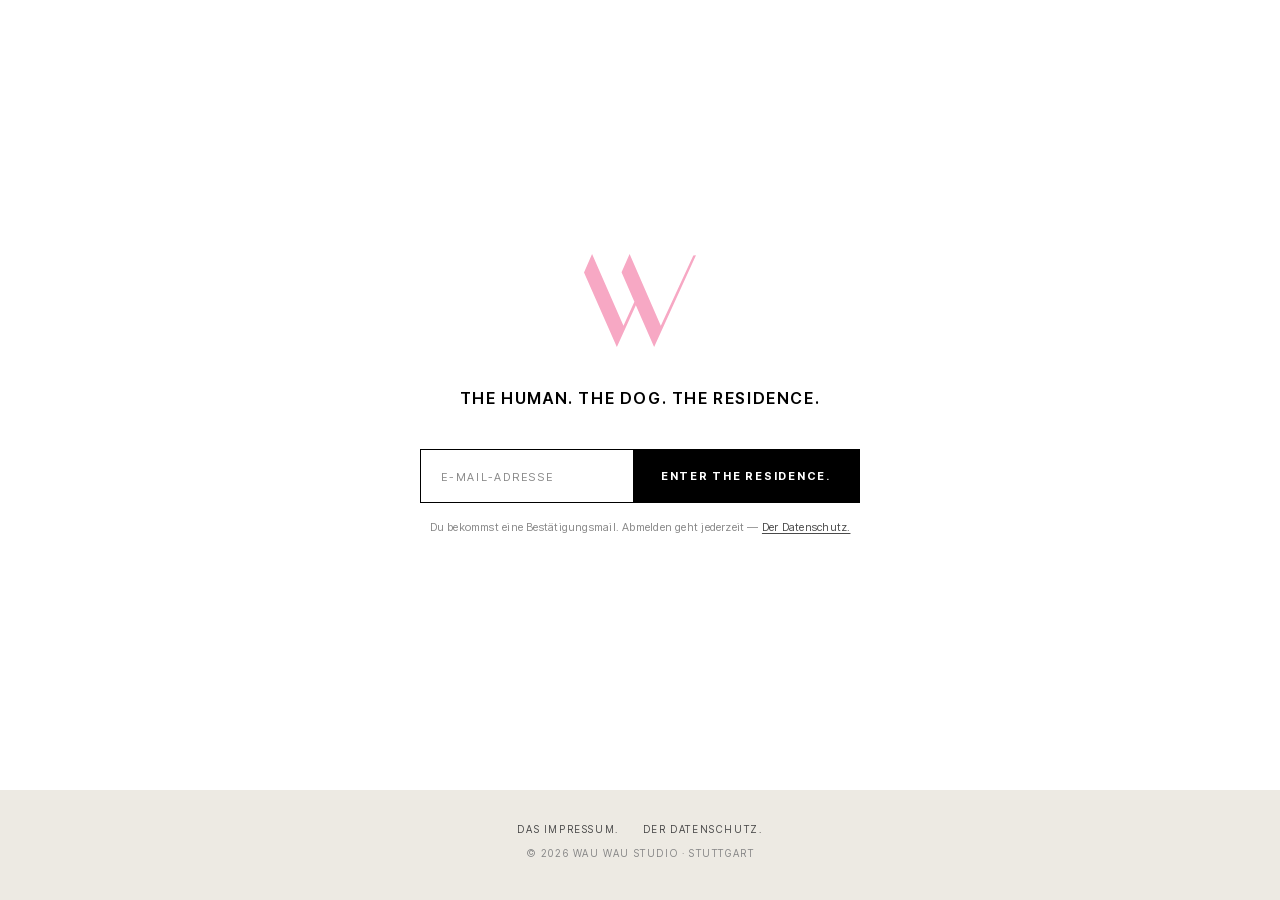
<file: index.html>
<!DOCTYPE html>
<html lang="de">
<head>
<meta charset="UTF-8" />
<meta name="viewport" content="width=device-width, initial-scale=1.0" />
<title>The List. — WAU WAU STUDIO</title>
<link rel="icon" href="favicon.svg" type="image/svg+xml">
<link rel="icon" href="favicon.png" sizes="32x32">
<link rel="apple-touch-icon" href="apple-touch-icon.png">
<meta name="description" content="Chapter 01 kommt. The List erfährt es zuerst — ein Haus für den Hund und den Menschen, der mit ihm wohnt.">
<link rel="canonical" href="https://wauwaustudio.com/">
<meta property="og:title" content="The List. — WAU WAU STUDIO">
<meta property="og:description" content="Chapter 01 kommt. The List erfährt es zuerst — ein Haus für den Hund und den Menschen, der mit ihm wohnt.">
<meta property="og:type" content="website">
<meta property="og:url" content="https://wauwaustudio.com/">
<meta property="og:image" content="https://wauwaustudio.com/og-image.png">
<meta property="og:site_name" content="WAU WAU Studio">
<meta property="og:locale" content="de_DE">
<meta name="twitter:card" content="summary_large_image">
<link rel="stylesheet" href="styles.css?v=20260708-18">
</head>
<body>

<main class="landing">
  <div class="landing-inner">

    <div class="landing-emblem" aria-hidden="true">
      <svg viewBox="0 0 828.16 688.01" xmlns="http://www.w3.org/2000/svg">
        <path fill="currentColor" d="M337.18,0.00 L277.61,135.22 L372.55,353.83 L291.80,530.65 L59.59,0.53 L0.00,136.64 L242.98,688.01 L383.33,378.32 L518.47,687.63 L828.16,9.86 L808.40,10.77 L567.93,530.61 Z"/>
      </svg>
    </div>

    <h1 class="landing-line">The Human. The Dog. The Residence.</h1>

    <!-- Brevo (Double-Opt-in, serverseitig aktiv). Der POST geht in ein
         verstecktes iframe, damit die Nutzerin auf unserer Seite bleibt;
         nach dem Absenden ersetzt JS das Formular durch die Erfolgszeile.
         Ohne JS: normaler POST → Brevos Bestätigungsseite (Fallback). -->
    <form id="waitlist-form" class="landing-form"
          method="POST"
          action="https://05bfba28.sibforms.com/serve/[base64]"
          target="brevo-sink">
      <input type="email" name="EMAIL" placeholder="E-Mail-Adresse" aria-label="E-Mail-Adresse" required>
      <input type="text" name="email_address_check" value="" style="position:absolute;left:-9999px" tabindex="-1" aria-hidden="true">
      <input type="hidden" name="locale" value="de">
      <button type="submit">Enter the Residence.</button>
    </form>
    <p class="landing-fineprint">Du bekommst eine Bestätigungsmail. Abmelden geht jederzeit — <a href="landing-datenschutz.html">Der Datenschutz.</a></p>
    <iframe name="brevo-sink" style="display:none" aria-hidden="true" title="Brevo"></iframe>

  </div>

  <footer class="landing-footer">
    <div class="landing-legal">
      <a href="landing-impressum.html">Das Impressum.</a>
      <a href="landing-datenschutz.html">Der Datenschutz.</a>
    </div>
    <span>© 2026 WAU WAU Studio · Stuttgart</span>
  </footer>
</main>

<script>
  (function () {
    var form = document.getElementById('waitlist-form');
    if (!form) return;
    var fineprint = document.querySelector('.landing-fineprint');
    form.addEventListener('submit', function () {
      // Das Formular postet wirklich (target = verstecktes iframe). Wir
      // ersetzen danach nur die sichtbaren Elemente durch die Erfolgszeile.
      setTimeout(function () {
        var note = document.createElement('p');
        note.className = 'landing-success';
        note.textContent = 'Check über dein Postfach in The Residence. ein.';
        form.replaceWith(note);
        if (fineprint) fineprint.remove();
      }, 0);
    });
  })();
</script>

</body>
</html>
</file>
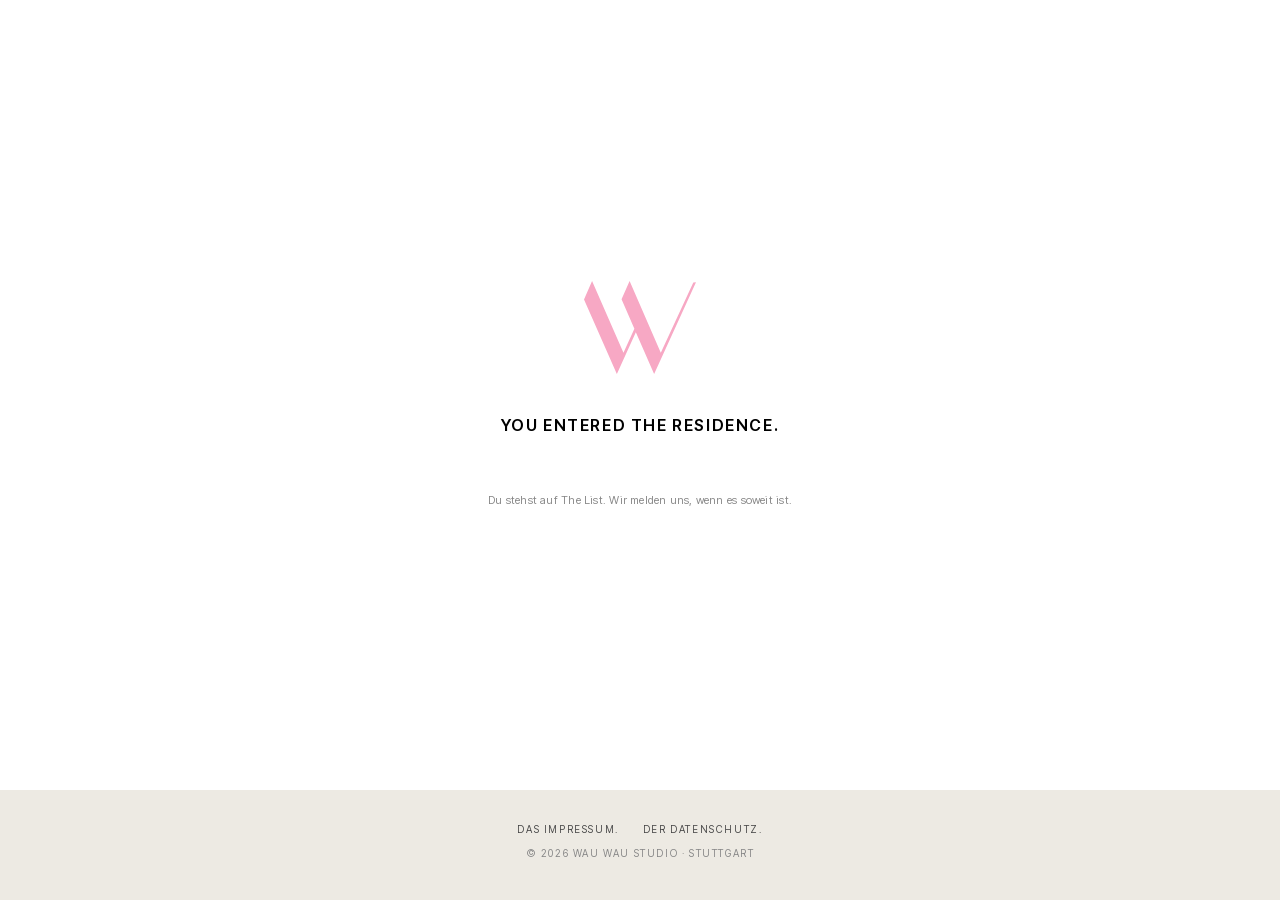
<file: landing-confirm.html>
<!DOCTYPE html>
<html lang="de">
<head>
<meta charset="UTF-8" />
<meta name="viewport" content="width=device-width, initial-scale=1.0" />
<title>You entered the Residence. — WAU WAU STUDIO</title>
<link rel="icon" href="favicon.svg" type="image/svg+xml">
<link rel="icon" href="favicon.png" sizes="32x32">
<link rel="apple-touch-icon" href="apple-touch-icon.png">
<meta name="description" content="Deine Anmeldung ist bestätigt. Du stehst auf The List.">
<link rel="canonical" href="https://wauwaustudio.com/landing-confirm.html">
<meta name="robots" content="noindex">
<meta property="og:title" content="You entered the Residence. — WAU WAU STUDIO">
<meta property="og:description" content="Deine Anmeldung ist bestätigt. Du stehst auf The List.">
<meta property="og:type" content="website">
<meta property="og:url" content="https://wauwaustudio.com/landing-confirm.html">
<meta property="og:image" content="https://wauwaustudio.com/og-image.png">
<meta property="og:site_name" content="WAU WAU Studio">
<meta property="og:locale" content="de_DE">
<meta name="twitter:card" content="summary_large_image">
<link rel="stylesheet" href="styles.css?v=20260708-18">
</head>
<body>

<main class="landing">
  <div class="landing-inner">

    <div class="landing-emblem" aria-hidden="true">
      <svg viewBox="0 0 828.16 688.01" xmlns="http://www.w3.org/2000/svg">
        <path fill="currentColor" d="M337.18,0.00 L277.61,135.22 L372.55,353.83 L291.80,530.65 L59.59,0.53 L0.00,136.64 L242.98,688.01 L383.33,378.32 L518.47,687.63 L828.16,9.86 L808.40,10.77 L567.93,530.61 Z"/>
      </svg>
    </div>

    <h1 class="landing-line">You entered the Residence.</h1>

    <p class="landing-fineprint">Du stehst auf The List. Wir melden uns, wenn es soweit ist.</p>

  </div>

  <footer class="landing-footer">
    <div class="landing-legal">
      <a href="landing-impressum.html">Das Impressum.</a>
      <a href="landing-datenschutz.html">Der Datenschutz.</a>
    </div>
    <span>© 2026 WAU WAU Studio · Stuttgart</span>
  </footer>
</main>

</body>
</html>
</file>
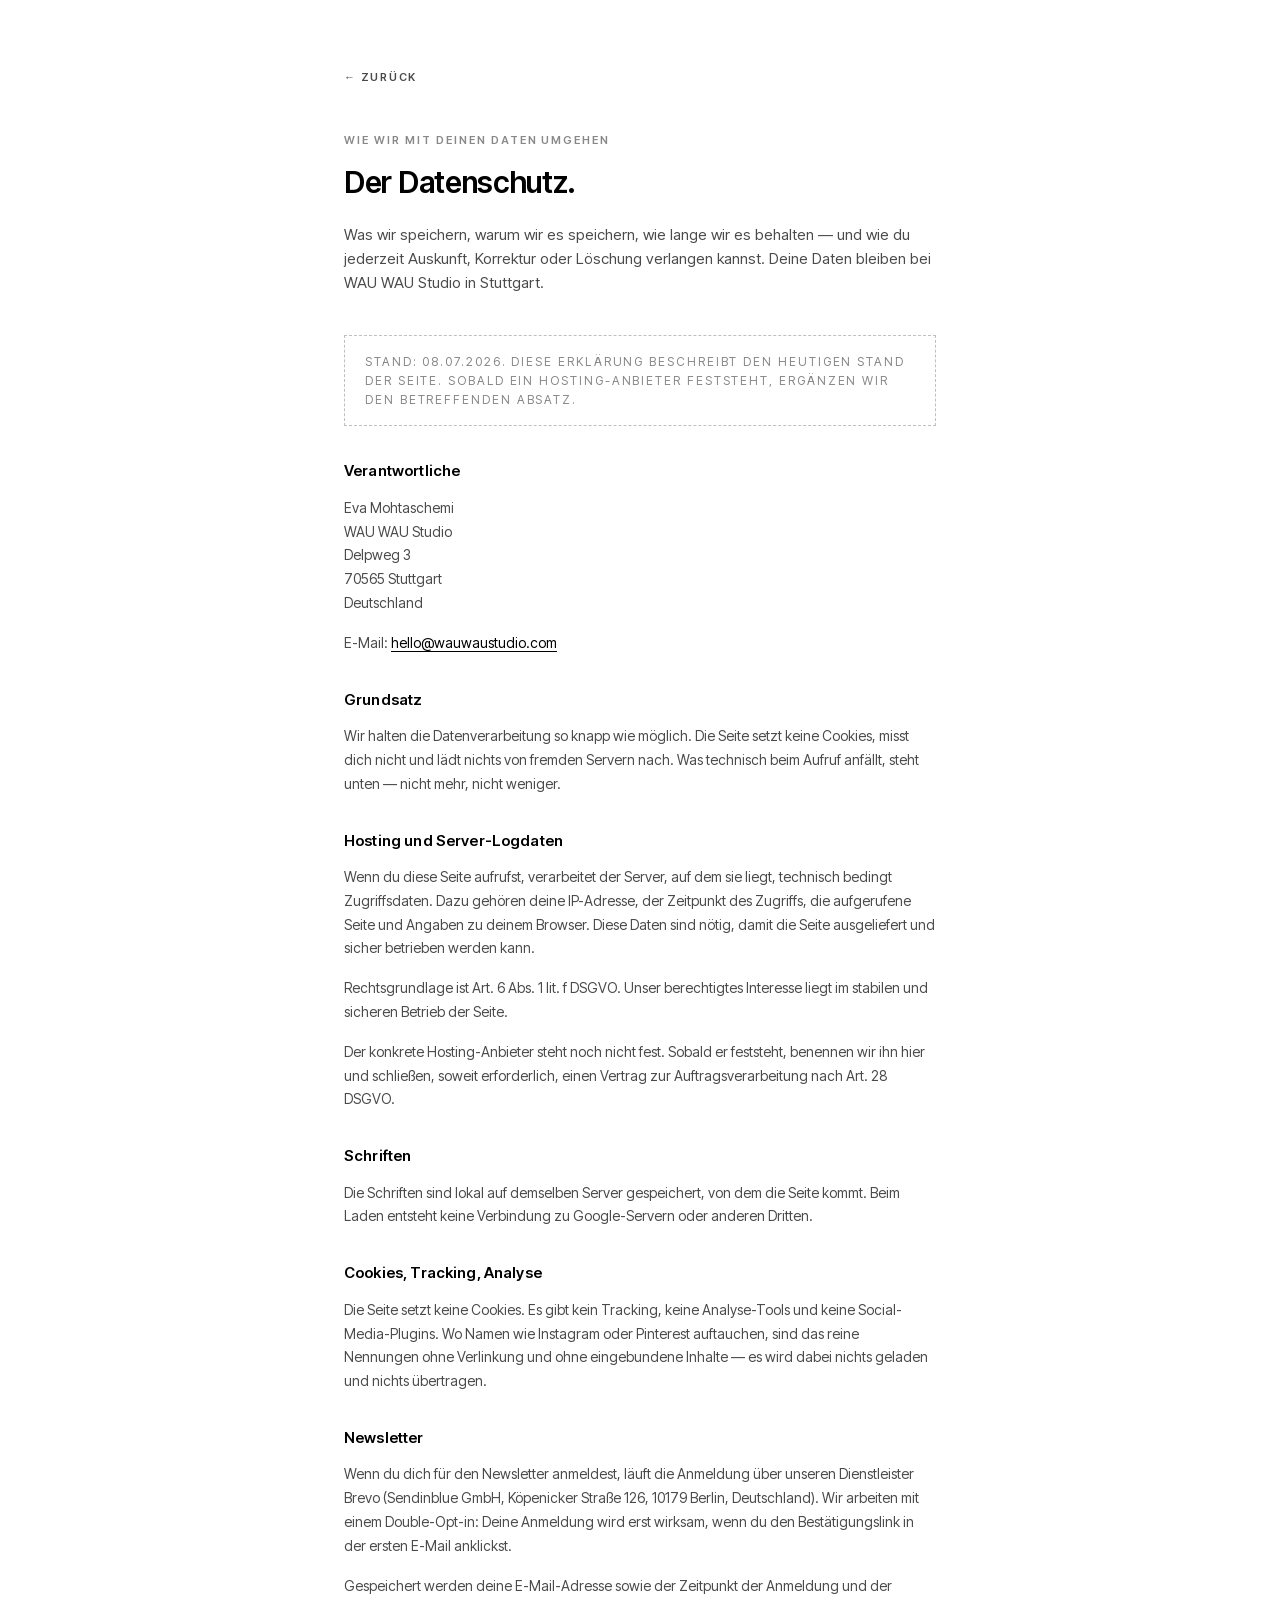
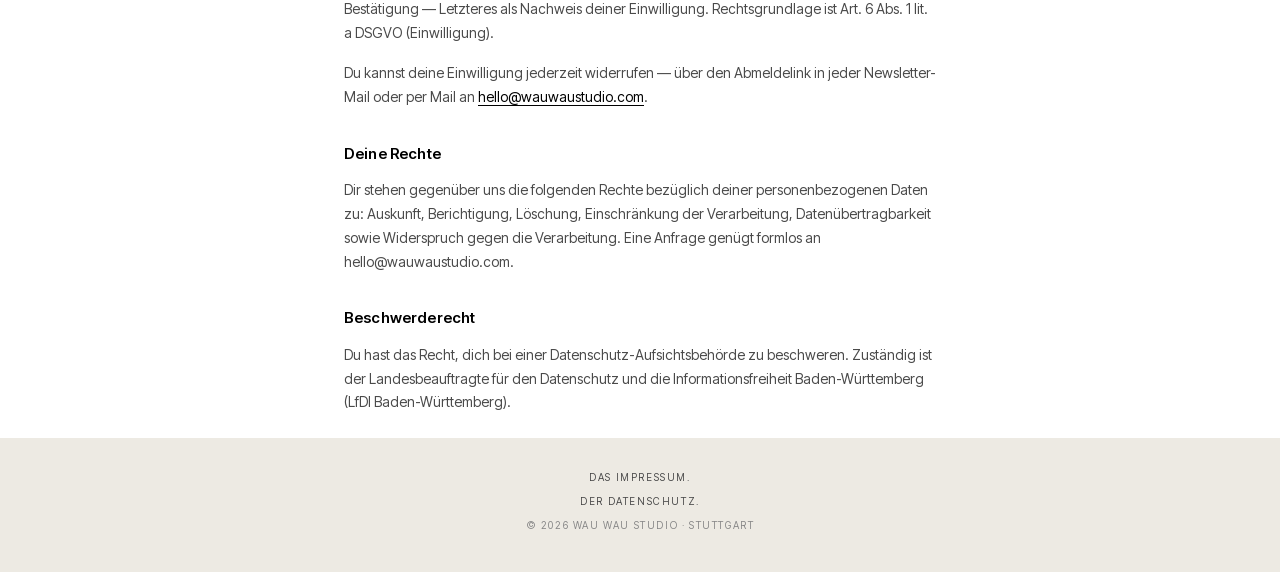
<file: landing-datenschutz.html>
<!DOCTYPE html>
<html lang="de">
<head>
<meta charset="UTF-8" />
<meta name="viewport" content="width=device-width, initial-scale=1.0" />
<title>Der Datenschutz. — WAU WAU STUDIO</title>
<link rel="icon" href="favicon.svg" type="image/svg+xml">
<link rel="icon" href="favicon.png" sizes="32x32">
<link rel="apple-touch-icon" href="apple-touch-icon.png">
<meta name="description" content="Wie WAU WAU Studio mit deinen Daten umgeht — knapp und vollständig.">
<link rel="canonical" href="https://wauwaustudio.com/landing-datenschutz.html">
<link rel="stylesheet" href="styles.css?v=20260708-18">
</head>
<body>

<main class="landing-legal-page">
  <article class="legal-doc">
    <a class="back-link" href="/">← Zurück</a>

    <!-- Inhalt doppelt gepflegt: datenschutz.html <-> landing-datenschutz.html — Änderungen immer in beiden Dateien -->
    <p class="doc-label">Wie wir mit deinen Daten umgehen</p>
    <h1>Der Datenschutz.</h1>
    <p class="lede">Was wir speichern, warum wir es speichern, wie lange wir es behalten — und wie du jederzeit Auskunft, Korrektur oder Löschung verlangen kannst. Deine Daten bleiben bei WAU WAU Studio in Stuttgart.</p>

    <div class="legal-prose">
      <div class="meta">Stand: 08.07.2026. Diese Erklärung beschreibt den heutigen Stand der Seite. Sobald ein Hosting-Anbieter feststeht, ergänzen wir den betreffenden Absatz.</div>

      <h2>Verantwortliche</h2>
      <div class="address">
        <p>Eva Mohtaschemi</p>
        <p>WAU WAU Studio</p>
        <p>Delpweg 3</p>
        <p>70565 Stuttgart</p>
        <p>Deutschland</p>
      </div>
      <p style="margin-top:16px;">E-Mail: <a href="mailto:hello@wauwaustudio.com">hello@wauwaustudio.com</a></p>

      <h2>Grundsatz</h2>
      <p>Wir halten die Datenverarbeitung so knapp wie möglich. Die Seite setzt keine Cookies, misst dich nicht und lädt nichts von fremden Servern nach. Was technisch beim Aufruf anfällt, steht unten — nicht mehr, nicht weniger.</p>

      <h2>Hosting und Server-Logdaten</h2>
      <p>Wenn du diese Seite aufrufst, verarbeitet der Server, auf dem sie liegt, technisch bedingt Zugriffsdaten. Dazu gehören deine IP-Adresse, der Zeitpunkt des Zugriffs, die aufgerufene Seite und Angaben zu deinem Browser. Diese Daten sind nötig, damit die Seite ausgeliefert und sicher betrieben werden kann.</p>
      <p>Rechtsgrundlage ist Art. 6 Abs. 1 lit. f DSGVO. Unser berechtigtes Interesse liegt im stabilen und sicheren Betrieb der Seite.</p>
      <p>Der konkrete Hosting-Anbieter steht noch nicht fest. Sobald er feststeht, benennen wir ihn hier und schließen, soweit erforderlich, einen Vertrag zur Auftragsverarbeitung nach Art. 28 DSGVO.</p>

      <h2>Schriften</h2>
      <p>Die Schriften sind lokal auf demselben Server gespeichert, von dem die Seite kommt. Beim Laden entsteht keine Verbindung zu Google-Servern oder anderen Dritten.</p>

      <h2>Cookies, Tracking, Analyse</h2>
      <p>Die Seite setzt keine Cookies. Es gibt kein Tracking, keine Analyse-Tools und keine Social-Media-Plugins. Wo Namen wie Instagram oder Pinterest auftauchen, sind das reine Nennungen ohne Verlinkung und ohne eingebundene Inhalte — es wird dabei nichts geladen und nichts übertragen.</p>

      <h2>Newsletter</h2>
      <p>Wenn du dich für den Newsletter anmeldest, läuft die Anmeldung über unseren Dienstleister Brevo (Sendinblue GmbH, Köpenicker Straße 126, 10179 Berlin, Deutschland). Wir arbeiten mit einem Double-Opt-in: Deine Anmeldung wird erst wirksam, wenn du den Bestätigungslink in der ersten E-Mail anklickst.</p>
      <p>Gespeichert werden deine E-Mail-Adresse sowie der Zeitpunkt der Anmeldung und der Bestätigung — Letzteres als Nachweis deiner Einwilligung. Rechtsgrundlage ist Art. 6 Abs. 1 lit. a DSGVO (Einwilligung).</p>
      <p>Du kannst deine Einwilligung jederzeit widerrufen — über den Abmeldelink in jeder Newsletter-Mail oder per Mail an <a href="mailto:hello@wauwaustudio.com">hello@wauwaustudio.com</a>.</p>

      <h2>Deine Rechte</h2>
      <p>Dir stehen gegenüber uns die folgenden Rechte bezüglich deiner personenbezogenen Daten zu: Auskunft, Berichtigung, Löschung, Einschränkung der Verarbeitung, Datenübertragbarkeit sowie Widerspruch gegen die Verarbeitung. Eine Anfrage genügt formlos an hello@wauwaustudio.com.</p>

      <h2>Beschwerderecht</h2>
      <p>Du hast das Recht, dich bei einer Datenschutz-Aufsichtsbehörde zu beschweren. Zuständig ist der Landesbeauftragte für den Datenschutz und die Informationsfreiheit Baden-Württemberg (LfDI Baden-Württemberg).</p>
    </div>
  </article>

  <footer class="landing-footer">
    <div class="landing-legal" style="flex-direction: column; gap: 10px;">
      <a href="landing-impressum.html">Das Impressum.</a>
      <a href="landing-datenschutz.html">Der Datenschutz.</a>
    </div>
    <span>© 2026 WAU WAU Studio · Stuttgart</span>
  </footer>
</main>

</body>
</html>
</file>
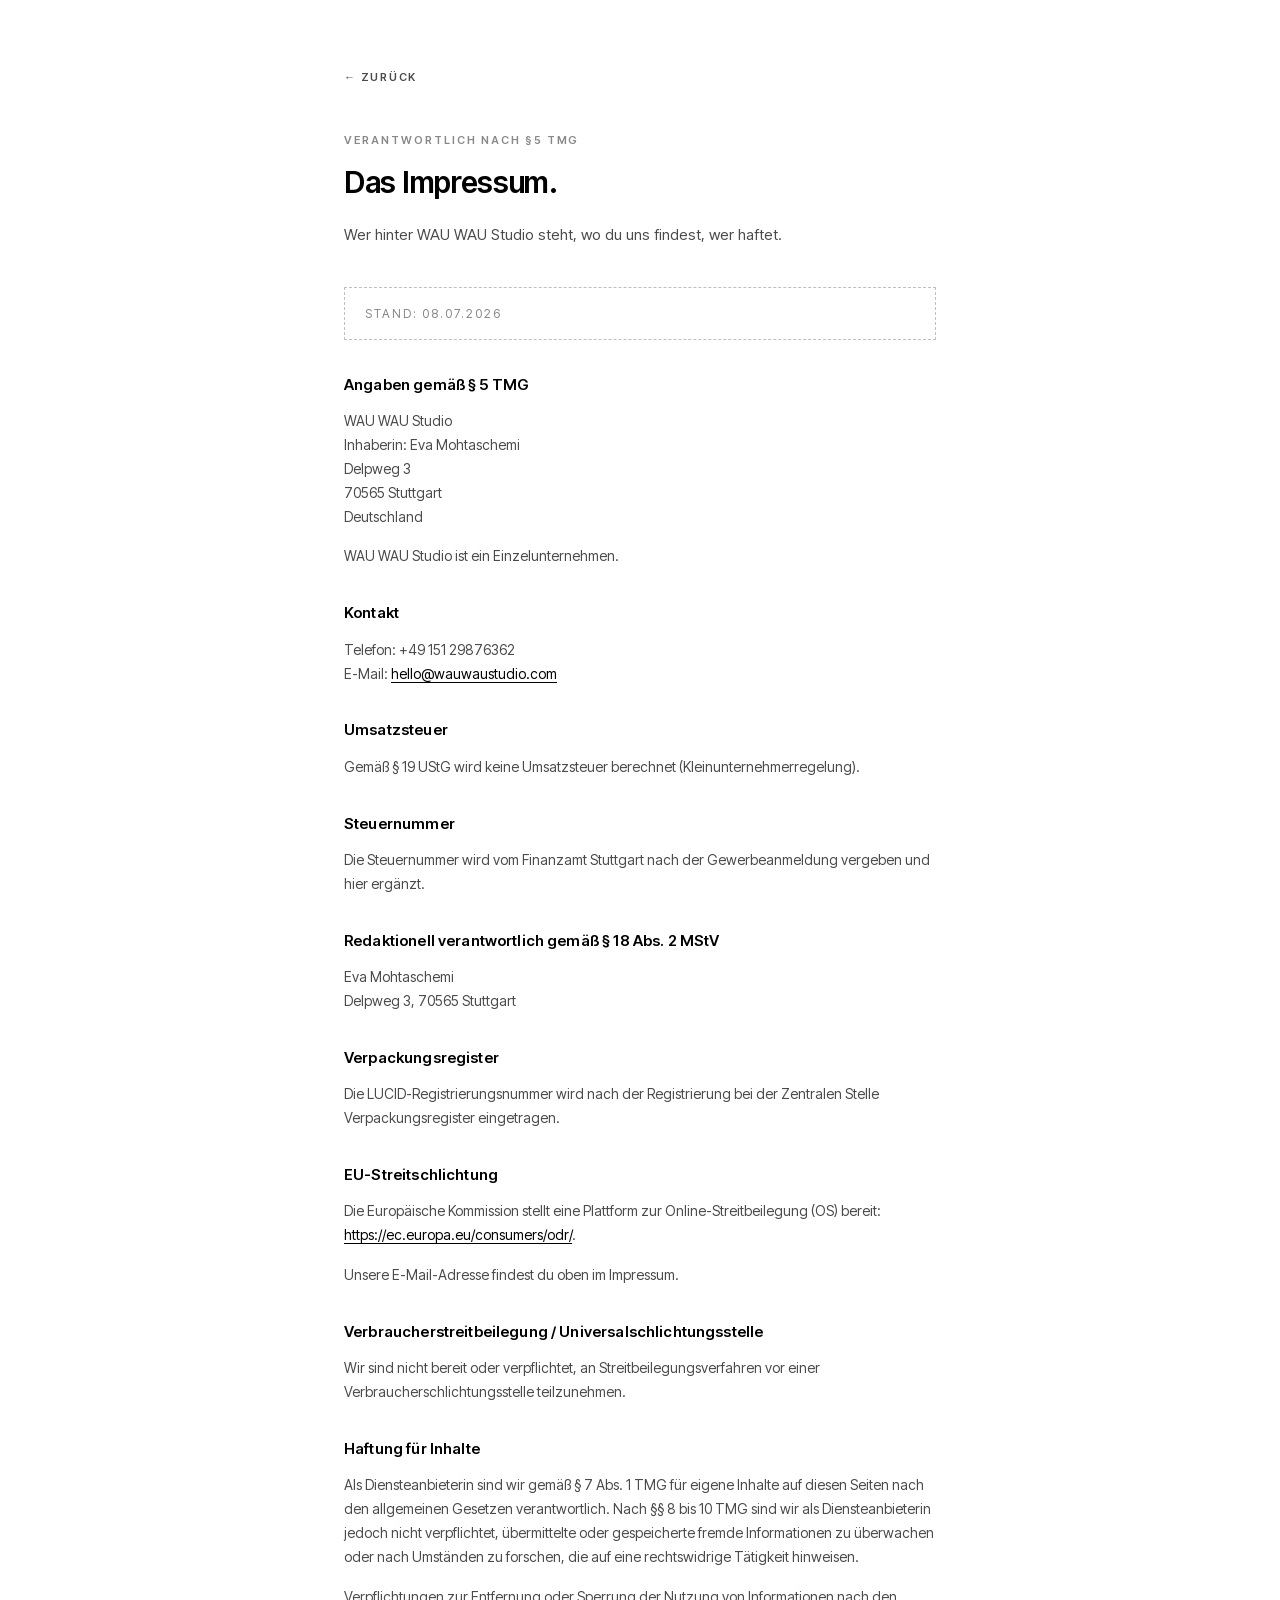
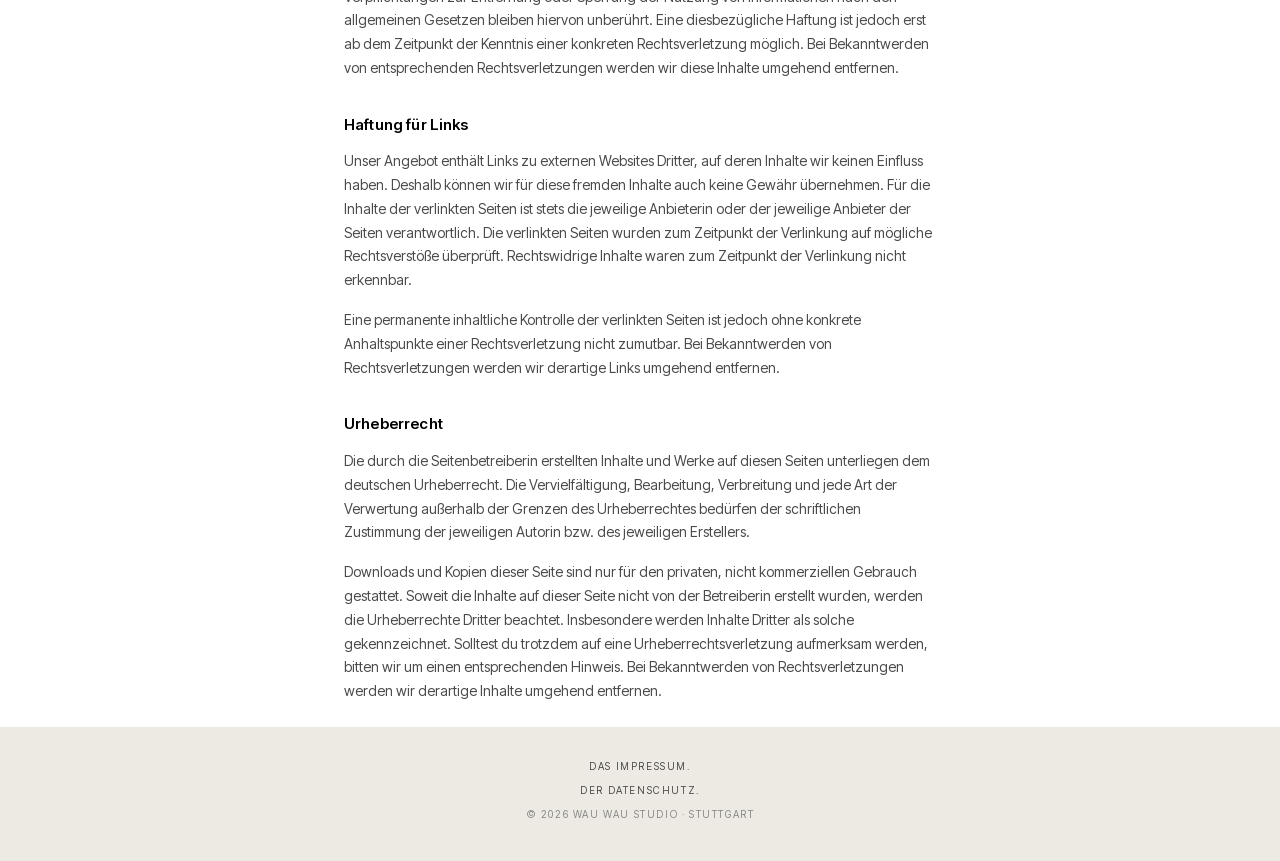
<file: landing-impressum.html>
<!DOCTYPE html>
<html lang="de">
<head>
<meta charset="UTF-8" />
<meta name="viewport" content="width=device-width, initial-scale=1.0" />
<title>Das Impressum. — WAU WAU STUDIO</title>
<link rel="icon" href="favicon.svg" type="image/svg+xml">
<link rel="icon" href="favicon.png" sizes="32x32">
<link rel="apple-touch-icon" href="apple-touch-icon.png">
<meta name="description" content="Das Impressum von WAU WAU Studio — Anschrift, Vertretung und Kontakt.">
<link rel="canonical" href="https://wauwaustudio.com/landing-impressum.html">
<link rel="stylesheet" href="styles.css?v=20260708-18">
</head>
<body>

<main class="landing-legal-page">
  <article class="legal-doc">
    <a class="back-link" href="/">← Zurück</a>

    <!-- Inhalt doppelt gepflegt: impressum.html <-> landing-impressum.html — Änderungen immer in beiden Dateien -->
    <p class="doc-label">Verantwortlich nach §5 TMG</p>
    <h1>Das Impressum.</h1>
    <p class="lede">Wer hinter WAU WAU Studio steht, wo du uns findest, wer haftet.</p>

    <div class="legal-prose">
      <div class="meta">Stand: 08.07.2026</div>

      <h2>Angaben gemäß § 5 TMG</h2>
      <div class="address">
        <p>WAU WAU Studio</p>
        <p>Inhaberin: Eva Mohtaschemi</p>
        <p>Delpweg 3</p>
        <p>70565 Stuttgart</p>
        <p>Deutschland</p>
      </div>
      <p style="margin-top:16px;">WAU WAU Studio ist ein Einzelunternehmen.</p>

      <h2>Kontakt</h2>
      <p>Telefon: +49 151 29876362<br>
      E-Mail: <a href="mailto:hello@wauwaustudio.com">hello@wauwaustudio.com</a></p>

      <h2>Umsatzsteuer</h2>
      <p>Gemäß § 19 UStG wird keine Umsatzsteuer berechnet (Kleinunternehmerregelung).</p>

      <h2>Steuernummer</h2>
      <p>Die Steuernummer wird vom Finanzamt Stuttgart nach der Gewerbeanmeldung vergeben und hier ergänzt.</p>

      <h2>Redaktionell verantwortlich gemäß § 18 Abs. 2 MStV</h2>
      <p>Eva Mohtaschemi<br>
      Delpweg 3, 70565 Stuttgart</p>

      <h2>Verpackungsregister</h2>
      <p>Die LUCID-Registrierungsnummer wird nach der Registrierung bei der Zentralen Stelle Verpackungsregister eingetragen.</p>

      <h2>EU-Streitschlichtung</h2>
      <p>Die Europäische Kommission stellt eine Plattform zur Online-Streitbeilegung (OS) bereit: <a href="https://ec.europa.eu/consumers/odr/" target="_blank" rel="noopener">https://ec.europa.eu/consumers/odr/</a>.</p>
      <p>Unsere E-Mail-Adresse findest du oben im Impressum.</p>

      <h2>Verbraucherstreitbeilegung / Universalschlichtungsstelle</h2>
      <p>Wir sind nicht bereit oder verpflichtet, an Streitbeilegungsverfahren vor einer Verbraucherschlichtungsstelle teilzunehmen.</p>

      <h2>Haftung für Inhalte</h2>
      <p>Als Diensteanbieterin sind wir gemäß § 7 Abs. 1 TMG für eigene Inhalte auf diesen Seiten nach den allgemeinen Gesetzen verantwortlich. Nach §§ 8 bis 10 TMG sind wir als Diensteanbieterin jedoch nicht verpflichtet, übermittelte oder gespeicherte fremde Informationen zu überwachen oder nach Umständen zu forschen, die auf eine rechtswidrige Tätigkeit hinweisen.</p>
      <p>Verpflichtungen zur Entfernung oder Sperrung der Nutzung von Informationen nach den allgemeinen Gesetzen bleiben hiervon unberührt. Eine diesbezügliche Haftung ist jedoch erst ab dem Zeitpunkt der Kenntnis einer konkreten Rechtsverletzung möglich. Bei Bekanntwerden von entsprechenden Rechtsverletzungen werden wir diese Inhalte umgehend entfernen.</p>

      <h2>Haftung für Links</h2>
      <p>Unser Angebot enthält Links zu externen Websites Dritter, auf deren Inhalte wir keinen Einfluss haben. Deshalb können wir für diese fremden Inhalte auch keine Gewähr übernehmen. Für die Inhalte der verlinkten Seiten ist stets die jeweilige Anbieterin oder der jeweilige Anbieter der Seiten verantwortlich. Die verlinkten Seiten wurden zum Zeitpunkt der Verlinkung auf mögliche Rechtsverstöße überprüft. Rechtswidrige Inhalte waren zum Zeitpunkt der Verlinkung nicht erkennbar.</p>
      <p>Eine permanente inhaltliche Kontrolle der verlinkten Seiten ist jedoch ohne konkrete Anhaltspunkte einer Rechtsverletzung nicht zumutbar. Bei Bekanntwerden von Rechtsverletzungen werden wir derartige Links umgehend entfernen.</p>

      <h2>Urheberrecht</h2>
      <p>Die durch die Seitenbetreiberin erstellten Inhalte und Werke auf diesen Seiten unterliegen dem deutschen Urheberrecht. Die Vervielfältigung, Bearbeitung, Verbreitung und jede Art der Verwertung außerhalb der Grenzen des Urheberrechtes bedürfen der schriftlichen Zustimmung der jeweiligen Autorin bzw. des jeweiligen Erstellers.</p>
      <p>Downloads und Kopien dieser Seite sind nur für den privaten, nicht kommerziellen Gebrauch gestattet. Soweit die Inhalte auf dieser Seite nicht von der Betreiberin erstellt wurden, werden die Urheberrechte Dritter beachtet. Insbesondere werden Inhalte Dritter als solche gekennzeichnet. Solltest du trotzdem auf eine Urheberrechtsverletzung aufmerksam werden, bitten wir um einen entsprechenden Hinweis. Bei Bekanntwerden von Rechtsverletzungen werden wir derartige Inhalte umgehend entfernen.</p>

    </div>
  </article>

  <footer class="landing-footer">
    <div class="landing-legal" style="flex-direction: column; gap: 10px;">
      <a href="landing-impressum.html">Das Impressum.</a>
      <a href="landing-datenschutz.html">Der Datenschutz.</a>
    </div>
    <span>© 2026 WAU WAU Studio · Stuttgart</span>
  </footer>
</main>

</body>
</html>
</file>
<file: styles.css>
/* =====================================================
   WAU WAU STUDIO — Fonts, lokal gehostet (kein Google-CDN)
   Bodoni Moda (normal + kursiv) und Inter Tight (variabel,
   400–900). Nur latin-Subset, unicode-range aus dem
   Google-CSS übernommen. font-display: swap.
   ===================================================== */

@font-face {
  font-family: 'Bodoni Moda';
  font-style: normal;
  font-weight: 400 700;
  font-display: swap;
  src: url(fonts/bodoni-moda-normal-latin.woff2) format('woff2');
  unicode-range: U+0000-00FF, U+0131, U+0152-0153, U+02BB-02BC, U+02C6, U+02DA, U+02DC, U+0304, U+0308, U+0329, U+2000-206F, U+20AC, U+2122, U+2191, U+2193, U+2212, U+2215, U+FEFF, U+FFFD;
}
@font-face {
  font-family: 'Bodoni Moda';
  font-style: italic;
  font-weight: 400 700;
  font-display: swap;
  src: url(fonts/bodoni-moda-italic-latin.woff2) format('woff2');
  unicode-range: U+0000-00FF, U+0131, U+0152-0153, U+02BB-02BC, U+02C6, U+02DA, U+02DC, U+0304, U+0308, U+0329, U+2000-206F, U+20AC, U+2122, U+2191, U+2193, U+2212, U+2215, U+FEFF, U+FFFD;
}
@font-face {
  font-family: 'Inter Tight';
  font-style: normal;
  font-weight: 400 900;
  font-display: swap;
  src: url(fonts/inter-tight-normal-latin.woff2) format('woff2');
  unicode-range: U+0000-00FF, U+0131, U+0152-0153, U+02BB-02BC, U+02C6, U+02DA, U+02DC, U+0304, U+0308, U+0329, U+2000-206F, U+20AC, U+2122, U+2191, U+2193, U+2212, U+2215, U+FEFF, U+FFFD;
}

/* =====================================================
   WAU WAU STUDIO — v0.4
   Editorial — Wortmarken in Inter Tight 800.
   Body in Inter Tight für ruhige Lesbarkeit.
   Der opulente Moment: Bodoni Moda (--display) auf den
   Headlines und Produktnamen. Wortmarke, Navigation und
   Fließtext bleiben Inter Tight — das ist die Grammatik.
   ===================================================== */

:root {
  --white: #FFFFFF;
  --black: #000000;
  --grey-50: #F7F7F7;
  --grey-100: #E5E5E5;
  --grey-300: #BFBFBF;
  --grey-500: #888888;
  --grey-700: #4A4A4A;
  --bone: #F4F2ED; /* warmer Knochen-Ton für die leeren Platten — zum Footer (#EDEAE3) gestimmt, kein Grünstich */
  --bubblegum: #F7A8C4; /* Emblem-Rosa — finale Pantone noch offen, Wert bewusst zentral gehalten */

  --font: 'Inter Tight', 'Helvetica Neue', Helvetica, Arial, sans-serif;
  --display: 'Bodoni Moda', 'Didot', 'Bodoni 72', Garamond, serif;

  --easing: cubic-bezier(0.16, 1, 0.3, 1);
}

* { box-sizing: border-box; margin: 0; padding: 0; }
html { scroll-behavior: smooth; }

body {
  background: var(--white);
  color: var(--black);
  font-family: var(--font);
  font-weight: 400;
  line-height: 1.4;
  -webkit-font-smoothing: antialiased;
  overflow-x: hidden;
  position: relative;
}

::selection { background: var(--black); color: var(--white); }
a { color: inherit; text-decoration: none; }

/* ================================
   HERO — Sidebar links, Inhalt rechts
   ================================ */
.hero {
  background-color: var(--white);
  color: var(--black);
  height: 100vh;
  min-height: 600px;
  margin-left: 243px;
}
.hero-rail {
  position: fixed;
  top: 0;
  left: 0;
  width: 243px;
  height: 100vh;
  z-index: 100;
  overflow: hidden;
  display: flex;
  flex-direction: column;
  gap: 24px;
  padding: 24px 19px;
  background: var(--white);
  border-right: 1px solid var(--black);
}
.hero-nav {
  display: flex;
  flex-direction: column;
  gap: 22px;
  margin-top: 31px;
  font-family: var(--font);
  font-size: 11px;
  font-weight: 500;
  letter-spacing: 0.04em;
  text-transform: uppercase;
}
.hero-nav .group {
  display: flex;
  flex-direction: column;
  gap: 9px;
}
.hero-nav a {
  color: var(--black);
  transition: opacity 0.2s;
}
.hero-nav a:hover { opacity: 0.5; }
.hero-nav a.is-active { text-decoration: underline; text-underline-offset: 4px; }

/* --------------------------------
   THE CHAPTERS — Akkordeon im Rail
   Der Trigger ist ein Button in Nav-Grammatik (10px, uppercase,
   Punkt am Ende). Die Unterliste ist eingerückt und klappt über
   height/opacity auf. Progressive Enhancement: ohne JS bleibt sie
   sichtbar (kein max-height-Deckel), JS versteckt sie initial.
   -------------------------------- */
.hero-nav .chapters-trigger {
  color: var(--black);
  font: inherit;
  letter-spacing: inherit;
  text-transform: inherit;
  text-align: left;
  background: none;
  border: 0;
  padding: 0;
  cursor: pointer;
  transition: opacity 0.2s;
}
.hero-nav .chapters-trigger:hover { opacity: 0.5; }

/* Eingerückte Unterliste — ruhige, langsame Klappbewegung. */
.hero-nav .chapters-panel {
  display: flex;
  flex-direction: column;
  gap: 9px;
  padding-left: 14px;
  margin-top: 9px;
}
/* Erst wenn JS greift (.reveal-on auf <html>), wird geklappt.
   So bleibt der Link ohne JS erreichbar. */
.reveal-on .hero-nav .chapters-panel {
  overflow: hidden;
  max-height: 0;
  opacity: 0;
  margin-top: 0;
  transition: max-height 0.6s var(--easing),
              opacity 0.6s var(--easing),
              margin-top 0.6s var(--easing);
}
.reveal-on .hero-nav .chapters.is-open .chapters-panel {
  opacity: 1;
  margin-top: 9px;
  /* max-height wird per JS auf die gemessene Höhe gesetzt */
}

.hero-video-wrap {
  position: relative;
  overflow: hidden;
  height: 100%;
  background: var(--black);
}
.hero-video-wrap video,
.hero-video-wrap img {
  width: 100%;
  height: 100%;
  object-fit: cover;
  object-position: center center;
  display: block;
}

/* W-Emblem — fixierte Ebene im Viewport. Bleibt beim Scrollen mittig
   stehen. Über dem Hero-Video gefüllt (.w-fill), unterhalb der
   Video-Unterkante nur Kontur (.w-outline). Position, Größe und der
   Clip an der Video-Kante werden in main.js gesetzt.
   Liegt über allem Inhalt, aber unter dem Such-Overlay (z-index 200). */
.w-emblem-fixed {
  position: fixed;
  top: 0;
  left: 0;
  width: 0;
  height: 0;
  color: var(--bubblegum);
  pointer-events: none;
  z-index: 150;
}
.w-emblem-fixed svg {
  position: absolute;
  inset: 0;
  display: block;
  width: 100%;
  height: 100%;
}

/* Alle Sektionen NACH dem Hero: rechts von der fixen Sidebar.
   Ab .big-mark läuft der Inhalt full-bleed, die Sidebar wird per JS ausgeblendet. */
.product-grid,
.editorial-strip,
.detail,
.archive,
.newsletter,
.category-bar,
.page-section,
.founder,
.legal,
.product-detail {
  margin-left: 243px;
}

.hero-logo {
  font-family: var(--font);
  font-weight: 800;
  font-size: 34px;
  line-height: 1.0;
  letter-spacing: -0.02em;
  text-align: center;
  color: var(--black);
  margin: 0;
}
.hero-logo .logo-line { display: block; white-space: nowrap; }
.hero-logo .studio {
  font-size: 11px;
  font-weight: 500;
  letter-spacing: 0.16em;
  margin-top: 6px;
}
.hero-logo .studio span { display: inline; }
.hero-logo a { display: block; }

/* ================================
   PAGE SECTION — generischer Container für Unterseiten
   ================================ */
.page-section {
  min-height: 100vh;
  padding: 140px 60px 120px;
  display: flex;
  flex-direction: column;
  border-bottom: 1px solid var(--black);
}
.page-section .label {
  font-size: 11px;
  font-weight: 500;
  letter-spacing: 0.32em;
  text-transform: uppercase;
  color: var(--grey-500);
  margin-bottom: 24px;
}
.page-section h1 {
  font-family: var(--display);
  font-size: clamp(48px, 8vw, 130px);
  font-weight: 500;
  line-height: 0.92;
  letter-spacing: 0.005em;
  text-transform: uppercase;
  margin-bottom: 32px;
}
.page-section .lede {
  font-size: 16px;
  line-height: 1.7;
  color: var(--grey-700);
  max-width: 640px;
  margin-bottom: 64px;
}
.page-section .placeholder-note {
  margin-top: auto;
  font-size: 11px;
  letter-spacing: 0.32em;
  text-transform: uppercase;
  color: var(--grey-500);
  border: 1px dashed var(--grey-300);
  padding: 32px;
  text-align: center;
}

/* ================================
   LEGAL — Long-Form-Prose (Impressum, AGB, Datenschutz)
   ================================ */
.legal {
  background: var(--white);
  padding: 0 60px 140px;
  border-bottom: 1px solid var(--black);
}
.legal-prose {
  max-width: 720px;
  font-size: 14px;
  line-height: 1.7;
  color: var(--grey-700);
}
.legal-prose .meta {
  font-size: 11px;
  letter-spacing: 0.16em;
  text-transform: uppercase;
  color: var(--grey-500);
  border: 1px dashed var(--grey-300);
  padding: 16px 20px;
  margin-bottom: 56px;
  line-height: 1.6;
}
.legal-prose h2 {
  font-size: 11px;
  font-weight: 600;
  letter-spacing: 0.32em;
  text-transform: uppercase;
  color: var(--black);
  margin: 48px 0 16px;
}
.legal-prose h2:first-of-type { margin-top: 0; }
.legal-prose p { margin: 0 0 16px; }
.legal-prose p:last-child { margin-bottom: 0; }
.legal-prose .address p { margin: 0; }
.legal-prose a { color: var(--black); text-decoration: underline; text-underline-offset: 3px; }
.legal-prose a:hover { opacity: 0.5; }
@media (max-width: 900px) {
  .legal { padding: 0 24px 100px; }
}

/* ================================
   SIZES — ruhige Maßtabelle (The Dog, The Human, The Resident)
   ================================ */
.sizes {
  background: var(--white);
  padding: 100px 60px;
  border-bottom: 1px solid var(--black);
}
.sizes-inner { max-width: 720px; }
.sizes .label {
  font-size: 11px;
  font-weight: 500;
  letter-spacing: 0.32em;
  text-transform: uppercase;
  color: var(--grey-500);
  margin-bottom: 20px;
}
.sizes h2 {
  font-family: var(--display);
  font-style: italic;
  font-size: clamp(28px, 3vw, 44px);
  font-weight: 500;
  line-height: 1.02;
  margin: 0 0 20px;
}
.sizes .intro {
  font-size: 14px;
  line-height: 1.7;
  color: var(--grey-700);
  max-width: 560px;
  margin: 0 0 40px;
}
.sizes-scroll { overflow-x: auto; }
.size-table {
  width: 100%;
  border-collapse: collapse;
  font-size: 13px;
  line-height: 1.5;
}
.size-table th,
.size-table td {
  text-align: left;
  padding: 14px 20px 14px 0;
  border-bottom: 1px solid var(--grey-300);
  white-space: nowrap;
}
.size-table thead th {
  font-size: 10px;
  font-weight: 600;
  letter-spacing: 0.24em;
  text-transform: uppercase;
  color: var(--grey-500);
  border-bottom: 1px solid var(--black);
}
.size-table tbody th {
  font-weight: 600;
  color: var(--black);
}
.size-table td { color: var(--grey-700); }
.size-table tbody tr:last-child th,
.size-table tbody tr:last-child td { border-bottom: 1px solid var(--black); }
.sizes .aside {
  font-size: 13px;
  line-height: 1.7;
  color: var(--grey-700);
  max-width: 560px;
  margin: 32px 0 0;
}
.sizes .note {
  font-size: 11px;
  letter-spacing: 0.04em;
  color: var(--grey-500);
  margin: 24px 0 0;
}
@media (max-width: 900px) {
  .sizes { padding: 80px 24px; }
}

/* ================================
   BRAND INTRO — Porträt links, Lede rechts
   ================================ */
.brand-intro {
  display: grid;
  grid-template-columns: 280px 1fr;
  gap: 56px;
  align-items: start;
}
.brand-intro-image {
  margin: 0;
  display: flex;
  flex-direction: column;
  gap: 16px;
}
.brand-intro-image img {
  display: block;
  width: 100%;
  height: auto;
}
.brand-intro-image figcaption {
  font-size: 11px;
  letter-spacing: 0.32em;
  text-transform: uppercase;
  color: var(--grey-500);
}
.brand-intro-image figcaption .name {
  display: block;
  color: var(--black);
  font-weight: 600;
  margin-bottom: 6px;
}
.brand-intro-text { max-width: 640px; }
.brand-intro-text .lede:last-child { margin-bottom: 0; }
.brand-intro-text .core-title {
  font-size: clamp(28px, 4vw, 44px);
  font-weight: 800;
  line-height: 0.95;
  letter-spacing: -0.02em;
  text-transform: uppercase;
  margin-bottom: 28px;
}
.brand-intro-text p {
  font-size: 16px;
  line-height: 1.7;
  color: var(--grey-700);
  margin-bottom: 22px;
}
.brand-intro-text p:last-child { margin-bottom: 0; }
@media (max-width: 900px) {
  .brand-intro { grid-template-columns: 1fr; gap: 32px; }
  .brand-intro-image { max-width: 280px; }
}

/* ================================
   CATEGORY BAR — Sortieren / Filter über dem Grid
   ================================ */
.category-bar {
  border-bottom: 1px solid var(--black);
  padding: 16px 24px;
  display: flex;
  justify-content: space-between;
  align-items: center;
  font-size: 11px;
  font-weight: 500;
  letter-spacing: 0.16em;
  text-transform: uppercase;
  background: var(--white);
}
.category-bar .left {
  display: flex;
  gap: 16px;
  align-items: center;
}
.category-bar .left .count { color: var(--grey-500); }
.category-bar .right {
  display: flex;
  gap: 12px;
  align-items: center;
}
.category-bar select {
  border: 1px solid var(--black);
  background: var(--white);
  padding: 8px 12px;
  font-family: var(--font);
  font-size: 11px;
  font-weight: 500;
  letter-spacing: 0.12em;
  text-transform: uppercase;
  color: var(--black);
  cursor: pointer;
  outline: none;
  appearance: none;
  -webkit-appearance: none;
  padding-right: 28px;
  background-image: url("data:image/svg+xml;utf8,<svg xmlns='http://www.w3.org/2000/svg' width='10' height='6' viewBox='0 0 10 6' fill='none'><path d='M1 1l4 4 4-4' stroke='black' stroke-width='1.2'/></svg>");
  background-repeat: no-repeat;
  background-position: right 10px center;
}

/* ================================
   PRODUCT GRID — 2-spaltig
   ================================ */
.product-grid {
  display: grid;
  grid-template-columns: repeat(2, 1fr);
  gap: 0;
  border-bottom: 1px solid var(--black);
}
.product-card {
  border-right: 1px solid var(--black);
  padding: 0;
  background: var(--white);
  cursor: pointer;
  position: relative;
}
.product-card:nth-child(2n) { border-right: none; }

.product-card .image {
  aspect-ratio: 4/5;
  background: var(--bone);
  position: relative;
  overflow: hidden;
  /* Der Ton der Platte hebt sich beim Hover minimal — langsam, leise. */
  transition: background 0.7s var(--easing);
}
/* Die leere Platte reagiert, nicht die ganze Karte: der Knochen-Ton
   verdichtet sich einen Hauch, das Material-Label tritt näher und dunkler. */
.product-card:hover .image { background: #EFEDE6; }
.product-card .image[data-material]::after {
  transition: color 0.7s var(--easing), letter-spacing 0.7s var(--easing);
}
.product-card:hover .image[data-material]::after {
  color: var(--grey-700);
  letter-spacing: 0.36em;
}
/* Name und Preis reagieren subtil mit — kein Sprung, nur ein Aufwachen. */
.product-card .name,
.product-card .price {
  transition: opacity 0.6s var(--easing);
}
.product-card:hover .price { opacity: 0.55; }
.product-card .image img {
  position: absolute;
  inset: 0;
  width: 100%;
  height: 100%;
  object-fit: contain;
  display: block;
}
/* Kuratierte Kennzeichnung der leeren Platte: Materialzeile, zentriert,
   im Duktus der bestehenden Labels. Erscheint nur, wenn ein data-material
   gesetzt ist — die Fläche liest sich als gespannter Rahmen, nicht als Leere. */
.product-card .image[data-material]::after {
  content: attr(data-material);
  position: absolute;
  inset: 0;
  display: flex;
  align-items: center;
  justify-content: center;
  font-size: 11px;
  font-weight: 500;
  letter-spacing: 0.32em;
  text-transform: uppercase;
  color: var(--grey-500);
}
.product-card .card-link {
  display: block;
  color: inherit;
  text-decoration: none;
}

.product-card .info {
  padding: 16px 20px 24px;
  display: flex;
  justify-content: space-between;
  align-items: flex-start;
  gap: 12px;
}
.product-card .name {
  font-family: var(--display);
  font-style: italic;
  font-size: 19px;
  font-weight: 500;
  letter-spacing: 0.005em;
  line-height: 1.1;
}
.product-card .meta {
  display: block;
  margin-top: 4px;
  font-size: 10px;
  font-weight: 400;
  letter-spacing: 0.08em;
  color: var(--grey-500);
  text-transform: uppercase;
}
.product-card .price {
  font-size: 11px;
  font-weight: 500;
  letter-spacing: 0.08em;
  white-space: nowrap;
}

.product-card .bookmark {
  position: absolute;
  top: 16px;
  right: 16px;
  background: transparent;
  border: none;
  padding: 4px;
  cursor: pointer;
  color: var(--black);
  display: flex;
  align-items: center;
  justify-content: center;
  transition: opacity 0.2s var(--easing);
}
.product-card .bookmark:hover { opacity: 0.5; }
.product-card .bookmark svg { display: block; width: 13px; height: 17px; }

/* ================================
   PRODUCT DETAIL — Karussell links, Info rechts
   ================================ */
.product-detail {
  display: grid;
  grid-template-columns: 1fr 380px;
  gap: 0;
  background: var(--white);
}
.carousel {
  position: relative;
  background: var(--bone);
  aspect-ratio: 512 / 442;
  overflow: hidden;
}
/* Gleiche kuratierte Kennzeichnung wie auf den Karten, hier auf der
   Detail-Platte. Liegt unter Pfeilen/Dots (z-index 2), stört sie nicht. */
.carousel[data-material]::after {
  content: attr(data-material);
  position: absolute;
  inset: 0;
  display: flex;
  align-items: center;
  justify-content: center;
  font-size: 11px;
  font-weight: 500;
  letter-spacing: 0.32em;
  text-transform: uppercase;
  color: var(--grey-500);
  z-index: 1;
}
.carousel-track {
  position: relative;
  width: 100%;
  height: 100%;
}
.carousel-track img {
  position: absolute;
  inset: 0;
  width: 100%;
  height: 100%;
  object-fit: contain;
  opacity: 0;
  transition: opacity 0.5s var(--easing);
  cursor: pointer;
  display: block;
}
.carousel-track img.is-active { opacity: 1; }
.carousel-prev,
.carousel-next {
  position: absolute;
  top: 50%;
  transform: translateY(-50%);
  background: rgba(255, 255, 255, 0.7);
  border: none;
  width: 40px;
  height: 40px;
  border-radius: 50%;
  cursor: pointer;
  display: flex;
  align-items: center;
  justify-content: center;
  color: var(--black);
  opacity: 0.6;
  transition: opacity 0.2s var(--easing), background 0.2s var(--easing);
  z-index: 2;
}
.carousel-prev:hover,
.carousel-next:hover { opacity: 1; background: rgba(255, 255, 255, 0.95); }
.carousel-prev { left: 16px; }
.carousel-next { right: 16px; }
.carousel-prev svg,
.carousel-next svg { width: 14px; height: 14px; }
.carousel-dots {
  position: absolute;
  bottom: 24px;
  left: 50%;
  transform: translateX(-50%);
  display: flex;
  gap: 8px;
  z-index: 2;
}
.carousel-dots button {
  width: 8px;
  height: 8px;
  border-radius: 50%;
  border: 1px solid var(--black);
  background: transparent;
  cursor: pointer;
  padding: 0;
  transition: background 0.2s var(--easing);
}
.carousel-dots button.is-active { background: var(--black); }

.product-info {
  padding: 80px 48px;
  display: flex;
  flex-direction: column;
  gap: 24px;
}
.product-info .label {
  font-size: 11px;
  font-weight: 500;
  letter-spacing: 0.32em;
  text-transform: uppercase;
  color: var(--grey-500);
}
.product-info h1 {
  font-family: var(--display);
  font-style: italic;
  font-size: clamp(34px, 3.4vw, 52px);
  font-weight: 500;
  line-height: 1.02;
  letter-spacing: 0;
  margin: 0;
}
.product-info .price {
  font-size: 16px;
  font-weight: 500;
  letter-spacing: 0.04em;
  margin: 0;
}
.product-info .price-note {
  font-size: 11px;
  line-height: 1.5;
  color: var(--grey-500);
  margin: -16px 0 0;
}
.product-info .body {
  font-size: 14px;
  line-height: 1.7;
  color: var(--grey-700);
  margin: 0;
}
.product-info .specs {
  display: flex;
  flex-direction: column;
  gap: 16px;
  padding: 24px 0;
  margin-top: 8px;
}
.product-info .specs h4 {
  font-size: 10px;
  font-weight: 600;
  letter-spacing: 0.32em;
  text-transform: uppercase;
  color: var(--grey-500);
  margin: 0 0 4px;
}
.product-info .specs p {
  font-size: 13px;
  line-height: 1.5;
  color: var(--black);
  margin: 0;
}
.product-info .btn-primary {
  margin-top: 8px;
  background: var(--black);
  color: var(--white);
  border: none;
  padding: 18px 24px;
  font-family: var(--font);
  font-size: 11px;
  font-weight: 600;
  letter-spacing: 0.32em;
  text-transform: uppercase;
  cursor: pointer;
  transition: opacity 0.45s var(--easing);
}
.product-info .btn-primary:hover { opacity: 0.8; }
@media (max-width: 900px) {
  .product-detail { grid-template-columns: 1fr; }
  .product-info { padding: 48px 24px; }
}

/* ================================
   EDITORIAL STRIP — riesige caps
   ================================ */
.editorial-strip {
  background: var(--white);
  padding: 200px 24px;
  text-align: center;
  border-bottom: 1px solid var(--black);
}
.editorial-strip h2 {
  font-family: var(--display);
  font-weight: 500;
  font-size: clamp(48px, 8vw, 130px);
  line-height: 0.92;
  letter-spacing: 0.005em;
  text-transform: uppercase;
  max-width: 1400px;
  margin: 0 auto;
}
.editorial-strip .label {
  font-size: 11px;
  font-weight: 500;
  letter-spacing: 0.32em;
  text-transform: uppercase;
  color: var(--grey-500);
  margin-bottom: 32px;
}

/* ================================
   ARCHIVE — Pinterest-artiges Masonry-Grid
   ================================ */
.archive {
  background: var(--white);
  padding: 140px 24px 100px;
  border-bottom: 1px solid var(--black);
}
.archive-header {
  text-align: center;
  margin-bottom: 80px;
}
.archive-header .label {
  font-size: 11px;
  font-weight: 500;
  letter-spacing: 0.32em;
  text-transform: uppercase;
  color: var(--grey-500);
  margin-bottom: 24px;
  display: block;
}
.archive-header h1 {
  font-family: var(--display);
  font-style: italic;
  font-size: clamp(48px, 8vw, 130px);
  font-weight: 500;
  line-height: 0.92;
  letter-spacing: 0;
  margin-bottom: 16px;
}
.archive-header p {
  font-size: 13px;
  color: var(--grey-500);
  max-width: 540px;
  margin: 0 auto;
  line-height: 1.6;
}
.archive-grid {
  column-count: 4;
  column-gap: 12px;
  max-width: 1700px;
  margin: 0 auto;
}
.archive-grid img {
  width: 100%;
  height: auto;
  display: block;
  margin-bottom: 12px;
  break-inside: avoid;
  cursor: pointer;
  transition: opacity 0.4s var(--easing), transform 0.6s var(--easing);
}
.archive-grid img:hover { opacity: 0.7; }
.archive-empty {
  column-span: all;
  text-align: center;
  color: var(--grey-500);
  font-size: 11px;
  letter-spacing: 0.32em;
  text-transform: uppercase;
  padding: 80px 0;
  border: 1px dashed var(--grey-300);
}
@media (max-width: 1100px) { .archive-grid { column-count: 3; } }
@media (max-width: 700px)  { .archive-grid { column-count: 2; } }

/* ================================
   NEWSLETTER
   ================================ */
.newsletter {
  background: var(--grey-50);
  padding: 160px 24px;
  text-align: center;
  border-bottom: 1px solid var(--black);
}
/* Statisches W-Emblem in der Newsletter-Sektion. Größe (width/height)
   und horizontaler Versatz (margin-left) werden in main.js gesetzt,
   damit sie exakt dem fixierten, wandernden W entsprechen. */
.w-emblem-static {
  color: var(--bubblegum);
  margin: 0 auto 32px;
  width: 0;
  height: 0;
}
.w-emblem-static svg {
  display: block;
  width: 100%;
  height: 100%;
}
.newsletter p {
  font-size: 13px;
  color: var(--grey-700);
  max-width: 560px;
  margin: 0 auto 48px;
  line-height: 1.7;
}
.newsletter form {
  display: flex;
  max-width: 560px;
  margin: 0 auto;
  border: 1px solid var(--black);
}
.newsletter input[type="email"] {
  flex: 1;
  padding: 18px 20px;
  border: none;
  background: transparent;
  font-family: var(--font);
  font-size: 13px;
  font-weight: 400;
  letter-spacing: 0.04em;
  outline: none;
}
.newsletter input::placeholder {
  color: var(--grey-500);
  text-transform: uppercase;
  letter-spacing: 0.16em;
  font-size: 11px;
}
.newsletter button {
  background: var(--black);
  color: var(--white);
  border: none;
  padding: 0 32px;
  font-family: var(--font);
  font-size: 11px;
  font-weight: 700;
  letter-spacing: 0.16em;
  text-transform: uppercase;
  cursor: pointer;
  transition: background 0.45s var(--easing);
}
.newsletter button:hover { background: var(--grey-700); }
/* Erfolgszeile, die das Formular nach dem Absenden ersetzt. Ruhig,
   etwas präsenter als die Fineprint-Zeile. */
.newsletter-success {
  max-width: 560px;
  margin: 0 auto;
  font-size: 14px;
  font-weight: 400;
  line-height: 1.7;
  letter-spacing: 0.02em;
  color: var(--grey-700);
}

/* ================================
   SEARCH FIELD
   ================================ */
.search-form {
  display: flex;
  max-width: 720px;
  border-bottom: 1px solid var(--black);
  padding: 8px 0;
}
.search-form input {
  flex: 1;
  border: none;
  background: transparent;
  font-family: var(--font);
  font-size: 24px;
  font-weight: 400;
  letter-spacing: -0.01em;
  outline: none;
}
.search-form input::placeholder {
  color: var(--grey-300);
}
.search-form button {
  background: transparent;
  border: none;
  font-family: var(--font);
  font-size: 11px;
  font-weight: 700;
  letter-spacing: 0.32em;
  text-transform: uppercase;
  cursor: pointer;
  padding: 0 16px;
}

/* ================================
   CONTACT FORM — Email-Anfrage mit Thema, FAQ, Pflichtfeldern
   ================================ */
.contact-form-block {
  margin-top: 80px;
  max-width: 720px;
  width: 100%;
}
.contact-form-title {
  text-align: center;
  font-family: var(--font);
  font-size: 14px;
  font-weight: 700;
  letter-spacing: 0.24em;
  text-transform: uppercase;
  margin: 0 0 16px;
}
.contact-form-lede {
  text-align: center;
  font-size: 14px;
  line-height: 1.6;
  color: var(--grey-700);
  margin: 0 auto 56px;
  max-width: 520px;
}
.contact-form {
  display: flex;
  flex-direction: column;
  gap: 24px;
}
.contact-form-meta {
  text-align: right;
  font-size: 11px;
  letter-spacing: 0.16em;
  text-transform: uppercase;
  color: var(--grey-500);
}
.contact-form-section {
  font-family: var(--font);
  font-size: 13px;
  font-weight: 700;
  letter-spacing: 0.24em;
  text-transform: uppercase;
  margin: 32px 0 0;
}

.contact-field {
  display: flex;
  flex-direction: column;
  gap: 8px;
}
.contact-field label {
  font-size: 12px;
  letter-spacing: 0.04em;
  color: var(--grey-500);
}
.contact-field input,
.contact-field select,
.contact-field textarea {
  width: 100%;
  padding: 16px 18px;
  border: 1px solid var(--black);
  background: var(--white);
  font-family: var(--font);
  font-size: 14px;
  letter-spacing: 0.01em;
  color: var(--black);
  outline: none;
  transition: border-color 0.2s;
}
.contact-field textarea {
  resize: vertical;
  min-height: 140px;
  line-height: 1.5;
}
.contact-field input:focus,
.contact-field select:focus,
.contact-field textarea:focus {
  border-color: var(--black);
  box-shadow: inset 0 0 0 1px var(--black);
}
.contact-field select {
  appearance: none;
  -webkit-appearance: none;
  padding-right: 44px;
  cursor: pointer;
  background-image: url("data:image/svg+xml;utf8,<svg xmlns='http://www.w3.org/2000/svg' width='12' height='8' viewBox='0 0 12 8' fill='none'><path d='M1 1l5 5 5-5' stroke='black' stroke-width='1.4'/></svg>");
  background-repeat: no-repeat;
  background-position: right 16px center;
}

.contact-grid {
  display: grid;
  gap: 16px;
}
.contact-grid-two { grid-template-columns: 1fr 1fr; }
.contact-grid-phone { grid-template-columns: 140px 1fr; }

.contact-faq {
  margin: 8px 0 16px;
}
.contact-faq h4 {
  font-family: var(--font);
  font-size: 13px;
  font-weight: 700;
  letter-spacing: 0.24em;
  text-transform: uppercase;
  margin: 0 0 20px;
}
.contact-faq ul {
  list-style: none;
  display: flex;
  flex-direction: column;
  gap: 14px;
}
.contact-faq a {
  font-size: 14px;
  color: var(--black);
  text-decoration: underline;
  text-underline-offset: 4px;
  transition: opacity 0.2s;
}
.contact-faq a:hover { opacity: 0.5; }

.contact-submit {
  margin-top: 16px;
  padding: 18px 24px;
  background: var(--black);
  color: var(--white);
  border: none;
  font-family: var(--font);
  font-size: 11px;
  font-weight: 700;
  letter-spacing: 0.24em;
  text-transform: uppercase;
  cursor: pointer;
  transition: background 0.2s;
}
.contact-submit:hover { background: var(--grey-700); }

@media (max-width: 700px) {
  .contact-grid-two { grid-template-columns: 1fr; }
  .contact-grid-phone { grid-template-columns: 110px 1fr; }
}

/* ================================
   CONTACT CARD — zentrierte Karte mit Kanal, Zeiten, Aktion
   ================================ */
.contact-card {
  margin-top: 64px;
  max-width: 540px;
  display: flex;
  flex-direction: column;
  align-items: center;
  text-align: center;
  gap: 20px;
}
.contact-card h3 {
  font-family: var(--font);
  font-size: 13px;
  font-weight: 700;
  letter-spacing: 0.24em;
  text-transform: uppercase;
  color: var(--black);
  margin: 0;
}
.contact-card .contact-hours {
  font-family: var(--font);
  font-size: 18px;
  font-weight: 400;
  letter-spacing: 0.01em;
  color: var(--black);
  margin: 0;
}
.contact-card .contact-action {
  display: block;
  width: 100%;
  padding: 22px 32px;
  border: 1px solid var(--black);
  background: var(--white);
  font-family: var(--font);
  font-size: 18px;
  font-weight: 400;
  letter-spacing: 0.02em;
  color: var(--black);
  transition: background 0.5s var(--easing), color 0.5s var(--easing);
}
.contact-card .contact-action:hover {
  background: var(--black);
  color: var(--white);
}
.contact-card .contact-note {
  margin-top: 4px;
  font-size: 11px;
  letter-spacing: 0.16em;
  text-transform: uppercase;
  color: var(--grey-500);
}

/* ================================
   SEARCH OVERLAY — globaler Overlay über die aktuelle Seite
   ================================ */
.search-overlay {
  position: fixed;
  inset: 0;
  z-index: 200;
  pointer-events: none;
  opacity: 0;
  transition: opacity 0.25s var(--easing);
}
body.is-search-open .search-overlay {
  pointer-events: auto;
  opacity: 1;
}
body.is-search-open { overflow: hidden; }

.search-overlay-backdrop {
  position: absolute;
  top: 0;
  left: 243px;
  right: 0;
  bottom: 0;
  backdrop-filter: blur(7px) saturate(140%);
  -webkit-backdrop-filter: blur(7px) saturate(140%);
  background: rgba(255, 255, 255, 0.28);
  cursor: pointer;
}

.search-overlay-bar {
  position: absolute;
  top: 0;
  left: 243px;
  right: 0;
  display: flex;
  align-items: center;
  gap: 60px;
  padding: 28px 60px;
  background: transparent;
}
.search-overlay-form {
  flex: 1;
  border-bottom: 1px solid var(--black);
  padding-bottom: 8px;
}
.search-overlay-form input {
  width: 100%;
  border: none;
  background: transparent;
  font-family: var(--font);
  font-size: 22px;
  font-weight: 400;
  letter-spacing: -0.01em;
  outline: none;
  color: var(--black);
  padding: 4px 0;
}
.search-overlay-form input::placeholder {
  color: var(--grey-300);
}
.search-overlay-close {
  background: var(--white);
  border: 1px solid var(--black);
  padding: 8px 14px;
  font-family: var(--font);
  font-size: 11px;
  font-weight: 500;
  letter-spacing: 0.12em;
  text-transform: uppercase;
  color: var(--black);
  cursor: pointer;
  white-space: nowrap;
  transition: background 0.2s, color 0.2s;
}
.search-overlay-close:hover { background: var(--black); color: var(--white); }

/* Wenn die Suche offen ist: Sidebar bleibt voll sichtbar,
   das per JS geclippte Höhen-Tween wird übersteuert. */
body.is-search-open .hero-rail {
  height: 100vh !important;
  opacity: 1 !important;
}

@media (max-width: 700px) {
  .search-overlay-backdrop,
  .search-overlay-bar { left: 0; }
  .search-overlay-bar { padding: 20px 24px; gap: 24px; }
  .search-overlay-form input { font-size: 18px; }
}

/* ================================
   ACCOUNT — Tabs, Underline-Inputs, Social Login
   ================================ */
.auth-section { padding: 120px 60px 120px; }
.auth-wrap {
  max-width: 480px;
  width: 100%;
}

.auth-tabs {
  display: flex;
  gap: 32px;
  margin-bottom: 56px;
  border-bottom: 1px solid var(--grey-100);
  padding-bottom: 0;
}
.auth-tab {
  background: transparent;
  border: none;
  padding: 0 0 16px;
  font-family: var(--font);
  font-size: 12px;
  font-weight: 500;
  letter-spacing: 0.16em;
  text-transform: uppercase;
  color: var(--grey-500);
  cursor: pointer;
  position: relative;
  transition: color 0.2s var(--easing);
}
.auth-tab:hover { color: var(--black); }
.auth-tab.is-active {
  color: var(--black);
  font-weight: 700;
}
.auth-tab.is-active::after {
  content: "";
  position: absolute;
  left: 0;
  right: 0;
  bottom: -1px;
  height: 1px;
  background: var(--black);
}

.auth-panel { display: none; }
.auth-panel.is-active { display: block; }

.auth-form {
  display: flex;
  flex-direction: column;
  gap: 28px;
}
.auth-field {
  display: flex;
  flex-direction: column;
  gap: 6px;
  border-bottom: 1px solid var(--black);
  padding-bottom: 8px;
}
.auth-field > span {
  font-size: 11px;
  letter-spacing: 0.16em;
  text-transform: uppercase;
  color: var(--grey-500);
}
.auth-field input {
  width: 100%;
  padding: 4px 0;
  border: none;
  background: transparent;
  font-family: var(--font);
  font-size: 14px;
  letter-spacing: 0.02em;
  color: var(--black);
  outline: none;
}

.auth-row {
  display: flex;
  align-items: center;
  margin-top: -8px;
}
.auth-row-end { justify-content: flex-end; }
.auth-link {
  font-size: 11px;
  letter-spacing: 0.16em;
  text-transform: uppercase;
  color: var(--grey-500);
  transition: color 0.2s;
}
.auth-link:hover { color: var(--black); }

.auth-check {
  display: flex;
  align-items: flex-start;
  gap: 12px;
  font-size: 11px;
  letter-spacing: 0.08em;
  text-transform: uppercase;
  color: var(--grey-700);
  line-height: 1.5;
  cursor: pointer;
}
.auth-check input[type="checkbox"] {
  appearance: none;
  -webkit-appearance: none;
  width: 14px;
  height: 14px;
  border: 1px solid var(--black);
  background: var(--white);
  cursor: pointer;
  flex-shrink: 0;
  margin-top: 1px;
  position: relative;
}
.auth-check input[type="checkbox"]:checked::after {
  content: "";
  position: absolute;
  inset: 2px;
  background: var(--black);
}
.auth-check a {
  text-decoration: underline;
  text-underline-offset: 2px;
}

.auth-submit {
  margin-top: 8px;
  padding: 18px 24px;
  background: var(--black);
  color: var(--white);
  border: none;
  font-family: var(--font);
  font-size: 11px;
  font-weight: 700;
  letter-spacing: 0.24em;
  text-transform: uppercase;
  cursor: pointer;
  transition: background 0.2s;
}
.auth-submit:hover { background: var(--grey-700); }

.auth-social {
  display: grid;
  grid-template-columns: 1fr 1fr;
  gap: 12px;
  margin-top: 32px;
}
.auth-social-btn {
  display: flex;
  align-items: center;
  justify-content: center;
  gap: 10px;
  padding: 16px 12px;
  background: var(--white);
  border: 1px solid var(--black);
  font-family: var(--font);
  font-size: 11px;
  font-weight: 500;
  letter-spacing: 0.12em;
  text-transform: uppercase;
  color: var(--black);
  cursor: pointer;
  transition: background 0.2s, color 0.2s;
}
.auth-social-btn:hover {
  background: var(--black);
  color: var(--white);
}
.auth-social-btn:hover svg path { fill: currentColor; }

.auth-secondary {
  display: block;
  margin-top: 12px;
  padding: 16px 24px;
  border: 1px solid var(--black);
  font-family: var(--font);
  font-size: 11px;
  font-weight: 500;
  letter-spacing: 0.24em;
  text-transform: uppercase;
  text-align: center;
  color: var(--black);
  transition: background 0.2s, color 0.2s;
}
.auth-secondary:hover {
  background: var(--black);
  color: var(--white);
}

.auth-divider {
  display: flex;
  align-items: center;
  gap: 16px;
  margin: 32px 0;
  font-size: 11px;
  letter-spacing: 0.24em;
  text-transform: uppercase;
  color: var(--grey-500);
}
.auth-divider::before,
.auth-divider::after {
  content: "";
  flex: 1;
  height: 1px;
  background: var(--grey-100);
}

.auth-fineprint {
  margin-top: 40px;
  font-size: 11px;
  line-height: 1.7;
  letter-spacing: 0.02em;
  color: var(--grey-500);
}
.auth-fineprint a {
  text-decoration: underline;
  text-underline-offset: 2px;
}

@media (max-width: 600px) {
  .auth-section { padding: 80px 24px 80px; }
  .auth-social { grid-template-columns: 1fr; }
}

/* ================================
   BIG MARK — Wortmarke + Slogan vor dem Footer
   (The-Attico-Aufbau)
   ================================ */
.big-mark {
  background: var(--grey-50);
  color: var(--black);
  padding: 56px 24px;
  text-align: center;
  border-bottom: 1px solid var(--black);
  min-height: 70vh;
  display: flex;
  flex-direction: column;
  justify-content: center;
}
.big-mark-logo {
  margin-bottom: 20px;
}
.big-mark-logo .wau {
  display: block;
  font-family: var(--font);
  font-weight: 800;
  font-size: 39px;
  line-height: 1.0;
  letter-spacing: -0.02em;
}
.big-mark-logo .studio {
  display: block;
  font-family: var(--font);
  font-size: 13px;
  font-weight: 500;
  letter-spacing: 0.16em;
  margin-top: 6px;
}
.big-mark-slogan {
  font-family: var(--font);
  font-size: 14px;
  font-weight: 400;
  letter-spacing: 0.02em;
  line-height: 1.5;
  color: var(--grey-700);
}
.big-mark-slogan p { margin: 0; }

/* ================================
   FOOTER — multi-column
   ================================ */
footer {
  background: #EDEAE3;
  color: var(--black);
  padding: 0 0 24px;
}
.footer-grid {
  display: grid;
  grid-template-columns: repeat(3, 1fr);
  gap: 0;
  margin: 0;
}
.footer-grid > div {
  padding: 64px 48px 80px;
  border-right: 1px solid var(--black);
  min-height: 380px;
}
.footer-grid > div:last-child {
  border-right: none;
}
.footer-grid h5 {
  font-size: 11px;
  font-weight: 700;
  letter-spacing: 0.16em;
  text-transform: uppercase;
  margin-bottom: 32px;
}
.footer-grid ul { list-style: none; }
.footer-grid li {
  margin-bottom: 12px;
}
.footer-grid a,
.footer-grid span {
  font-size: 13px;
  color: var(--black);
  transition: opacity 0.2s;
  letter-spacing: 0.02em;
}
/* The Follower: Profile existieren noch nicht — reine Textlabels,
   kein Link, kein Pointer, kein Hover. */
.footer-grid span { cursor: default; }
.footer-grid a:hover { opacity: 0.5; }

.footer-mark {
  font-family: var(--font);
  font-size: 18px;
  font-weight: 800;
  letter-spacing: -0.02em;
  text-transform: uppercase;
  margin-bottom: 16px;
}
.footer-tag {
  font-size: 11px;
  color: var(--grey-500);
  letter-spacing: 0.08em;
  text-transform: uppercase;
}

.footer-bottom {
  border-top: 1px solid var(--black);
  padding-top: 24px;
  text-align: center;
  font-size: 10px;
  letter-spacing: 0.16em;
  text-transform: uppercase;
  color: var(--grey-700);
}
.footer-bottom a:hover { opacity: 0.5; }

/* ================================
   RESPONSIVE
   ================================ */
@media (max-width: 900px) {
  .product-grid { grid-template-columns: 1fr; }
  .product-card { border-right: none; border-bottom: 1px solid var(--black); }
  .product-card:last-child { border-bottom: none; }
  .footer-grid { grid-template-columns: 1fr; gap: 0; }
  .footer-grid > div { border-right: none; border-bottom: 1px solid var(--black); padding: 48px 24px; min-height: 0; }
  .footer-grid > div:last-child { border-bottom: none; }
  .editorial-strip, .newsletter { padding: 100px 24px; }
  .page-section { padding: 100px 24px 80px; }
  .category-bar { flex-direction: column; gap: 12px; align-items: flex-start; padding: 16px 20px; }
  .category-bar .right { width: 100%; flex-wrap: wrap; }
}

/* ================================
   MOTION — Scroll-Reveals
   Luxus bewegt sich langsam und bewusst. Sektionen, Karten und
   Headlines erscheinen beim Scrollen mit kleinem translateY + Opacity,
   gefahren über --easing. Kein Bounce, kein Zoom.

   Progressive Enhancement: Erst wenn main.js die Klasse .reveal-on
   auf <html> setzt, werden Reveal-Ziele versteckt. Ohne JS bleibt
   alles sofort sichtbar — kein Flash of hidden content.
   ================================ */
.reveal-on [data-reveal] {
  opacity: 0;
  transform: translateY(18px);
  transition: opacity 1s var(--easing), transform 1s var(--easing);
  will-change: opacity, transform;
}
.reveal-on [data-reveal].is-revealed {
  opacity: 1;
  transform: none;
}
/* Karten im Grid und Archive-Bilder tragen einen dezenten Stagger,
   den main.js pro Gruppe als --reveal-delay setzt. */
.reveal-on [data-reveal] {
  transition-delay: var(--reveal-delay, 0s);
}
/* Editorial-Headlines dürfen einen Hauch weiter reisen — sie sind das
   opulente Ereignis, nicht die ruhige Basis. */
.reveal-on .editorial-strip[data-reveal],
.reveal-on .page-section h1[data-reveal],
.reveal-on .big-mark[data-reveal] {
  transform: translateY(24px);
  transition-duration: 1.15s;
}

/* ================================
   ACCESSIBILITY — Bewegung respektieren
   Wer reduzierte Bewegung wünscht, bekommt keine Reveals und nur
   minimale Transitions. Alles sofort sichtbar, nichts reist.
   ================================ */
@media (prefers-reduced-motion: reduce) {
  html { scroll-behavior: auto; }
  .reveal-on [data-reveal],
  .reveal-on [data-reveal].is-revealed,
  .reveal-on .editorial-strip[data-reveal],
  .reveal-on .page-section h1[data-reveal],
  .reveal-on .big-mark[data-reveal] {
    opacity: 1;
    transform: none;
    transition: none;
    will-change: auto;
  }
  .product-card .image,
  .product-card .image[data-material]::after,
  .product-card .name,
  .product-card .price,
  .archive-grid img,
  .newsletter button,
  .contact-card .contact-action,
  .product-info .btn-primary,
  .carousel-track img {
    transition-duration: 0.01ms;
  }
}

/* ================================
   PENDANT — das Gegenstück im selben Stoff
   Kleiner Block unter dem Warenkorb-Button auf der Produktseite.
   Nutzt die bestehenden Tokens; Grammatik wie die Spec-Labels.
   ================================ */
.product-info .pendant {
  margin-top: 8px;
  padding-top: 24px;
  border-top: 1px solid var(--grey-100);
}
.product-info .pendant h4 {
  font-size: 10px;
  font-weight: 600;
  letter-spacing: 0.32em;
  text-transform: uppercase;
  color: var(--grey-500);
  margin: 0 0 16px;
}
.pendant-link {
  display: block;
  border: 1px solid var(--black);
  padding: 20px 22px;
  transition: background 0.5s var(--easing), color 0.5s var(--easing);
}
.pendant-link:hover { background: var(--black); color: var(--white); }
.pendant-link .pendant-name {
  display: block;
  font-family: var(--display);
  font-style: italic;
  font-size: 20px;
  font-weight: 500;
  letter-spacing: 0.005em;
  line-height: 1.1;
  margin-bottom: 8px;
}
.pendant-link .pendant-note {
  display: block;
  font-size: 13px;
  line-height: 1.5;
  color: var(--grey-700);
  transition: color 0.5s var(--easing);
}
.pendant-link:hover .pendant-note { color: var(--grey-300); }

/* The Pack — eigenständiges Stück mit eigenem Preis, kein Bundle. */
.product-info .quartet-note {
  margin-top: 8px;
  padding-top: 24px;
  border-top: 1px solid var(--grey-100);
  display: flex;
  flex-direction: column;
  gap: 12px;
}
.product-info .quartet-note h4 {
  font-family: var(--display);
  font-style: italic;
  font-size: 20px;
  font-weight: 500;
  letter-spacing: 0.005em;
  color: var(--black);
  margin: 0;
}
.product-info .quartet-note p {
  font-size: 13px;
  line-height: 1.5;
  color: var(--grey-700);
  margin: 0;
}
.product-info .quartet-note .btn-primary { margin-top: 4px; }

/* Monogramm — Add-on ohne Warenkorb: leiser Hinweis plus Links zu den Stücken. */
.product-info .service-note {
  font-size: 13px;
  line-height: 1.6;
  color: var(--grey-700);
  margin: 8px 0 0;
}
.product-info .service-links {
  display: flex;
  flex-direction: column;
  gap: 12px;
  margin-top: 8px;
}

/* ===== LANDING ===== */
.landing {
  min-height: 100vh;
  min-height: 100svh;
  display: flex;
  flex-direction: column;
  background: var(--white);
  color: var(--black);
}
.landing-inner {
  flex: 1;
  display: flex;
  flex-direction: column;
  align-items: center;
  justify-content: center;
  text-align: center;
  padding: 80px 24px;
  gap: 0;
}
.landing-emblem {
  color: var(--bubblegum);
  width: 112px;
  margin: 0 auto 40px;
  /* Neon mit Wackelkontakt: eine lange, unregelmäßige Timeline.
     Lange Ruhephasen bei voller Deckung, dann kurze Stotter-Cluster
     und ein einzelner Aussetzer. Dips hart (step-end), nie ganz aus. */
  animation: neon-flicker 10s step-end infinite;
  will-change: opacity, filter;
}
@keyframes neon-flicker {
  /* Grundzustand: an, mit dezentem rosa Glühen (zwei Stufen) */
  0%   { opacity: 1;    filter: drop-shadow(0 0 6px rgba(247,168,196,0.45)) drop-shadow(0 0 18px rgba(247,168,196,0.28)); }
  /* --- lange Ruhe bis ~40% --- */
  40%  { opacity: 1;    filter: drop-shadow(0 0 6px rgba(247,168,196,0.45)) drop-shadow(0 0 18px rgba(247,168,196,0.28)); }
  /* Stotter-Cluster 1: drei schnelle Dips hintereinander, unterschiedlich tief */
  41%   { opacity: 0.4;  filter: drop-shadow(0 0 4px rgba(247,168,196,0.18)) drop-shadow(0 0 10px rgba(247,168,196,0.10)); }
  42%   { opacity: 1;    filter: drop-shadow(0 0 6px rgba(247,168,196,0.45)) drop-shadow(0 0 18px rgba(247,168,196,0.28)); }
  42.5% { opacity: 0.3;  filter: drop-shadow(0 0 4px rgba(247,168,196,0.14)) drop-shadow(0 0 8px rgba(247,168,196,0.08)); }
  43.3% { opacity: 1;    filter: drop-shadow(0 0 6px rgba(247,168,196,0.45)) drop-shadow(0 0 18px rgba(247,168,196,0.28)); }
  44%   { opacity: 0.52; filter: drop-shadow(0 0 4px rgba(247,168,196,0.22)) drop-shadow(0 0 11px rgba(247,168,196,0.12)); }
  44.8% { opacity: 1;    filter: drop-shadow(0 0 6px rgba(247,168,196,0.45)) drop-shadow(0 0 18px rgba(247,168,196,0.28)); }
  /* --- Ruhe --- */
  68%  { opacity: 1;    filter: drop-shadow(0 0 6px rgba(247,168,196,0.45)) drop-shadow(0 0 18px rgba(247,168,196,0.28)); }
  /* einzelner kurzer Aussetzer */
  69%  { opacity: 0.35; filter: drop-shadow(0 0 4px rgba(247,168,196,0.16)) drop-shadow(0 0 9px rgba(247,168,196,0.09)); }
  70%  { opacity: 1;    filter: drop-shadow(0 0 6px rgba(247,168,196,0.45)) drop-shadow(0 0 18px rgba(247,168,196,0.28)); }
  /* --- Ruhe --- */
  87%  { opacity: 1;    filter: drop-shadow(0 0 6px rgba(247,168,196,0.45)) drop-shadow(0 0 18px rgba(247,168,196,0.28)); }
  /* Stotter-Cluster 2: zwei enge Dips */
  88%   { opacity: 0.42; filter: drop-shadow(0 0 4px rgba(247,168,196,0.2)) drop-shadow(0 0 10px rgba(247,168,196,0.11)); }
  88.8% { opacity: 1;    filter: drop-shadow(0 0 6px rgba(247,168,196,0.45)) drop-shadow(0 0 18px rgba(247,168,196,0.28)); }
  89.6% { opacity: 0.32; filter: drop-shadow(0 0 4px rgba(247,168,196,0.15)) drop-shadow(0 0 8px rgba(247,168,196,0.08)); }
  90.5% { opacity: 1;    filter: drop-shadow(0 0 6px rgba(247,168,196,0.45)) drop-shadow(0 0 18px rgba(247,168,196,0.28)); }
  /* --- Ruhe bis Ende --- */
  100% { opacity: 1;    filter: drop-shadow(0 0 6px rgba(247,168,196,0.45)) drop-shadow(0 0 18px rgba(247,168,196,0.28)); }
}
@media (prefers-reduced-motion: reduce) {
  .landing-emblem {
    animation: none;
    filter: drop-shadow(0 0 6px rgba(247,168,196,0.45)) drop-shadow(0 0 18px rgba(247,168,196,0.28));
  }
}
.landing-emblem svg {
  display: block;
  width: 100%;
  height: auto;
}
.landing-line {
  font-family: var(--font);
  font-size: 16px;
  font-weight: 600;
  letter-spacing: 0.1em;
  text-transform: uppercase;
  color: var(--black);
  margin: 0 0 40px;
}
.landing-form {
  display: flex;
  width: 100%;
  max-width: 440px;
  margin: 0 auto;
  border: 1px solid var(--black);
}
.landing-form input[type="email"] {
  flex: 1;
  min-width: 0;
  padding: 18px 20px;
  border: none;
  background: transparent;
  font-family: var(--font);
  font-size: 13px;
  font-weight: 400;
  letter-spacing: 0.04em;
  outline: none;
}
.landing-form input::placeholder {
  color: var(--grey-500);
  text-transform: uppercase;
  letter-spacing: 0.16em;
  font-size: 11px;
}
.landing-form button {
  background: var(--black);
  color: var(--white);
  border: none;
  padding: 16px 28px;
  white-space: nowrap;
  font-family: var(--font);
  font-size: 11px;
  font-weight: 700;
  letter-spacing: 0.16em;
  text-transform: uppercase;
  cursor: pointer;
  transition: background 0.45s var(--easing);
}
.landing-form button:hover { background: var(--grey-700); }
.landing-fineprint {
  margin: 16px auto 0;
  max-width: 440px;
  font-size: 11px;
  font-weight: 400;
  line-height: 1.5;
  letter-spacing: 0.02em;
  color: var(--grey-500);
}
.landing-fineprint a {
  color: var(--grey-700);
  text-decoration: underline;
  text-underline-offset: 2px;
}
.landing-fineprint a:hover { opacity: 0.5; }
/* Erfolgszeile, die das Landing-Formular nach dem Absenden ersetzt.
   Ruhig, etwas präsenter als die Fineprint-Zeile darunter. */
.landing-success {
  margin: 0 auto;
  max-width: 440px;
  font-size: 14px;
  font-weight: 400;
  line-height: 1.6;
  letter-spacing: 0.02em;
  color: var(--grey-700);
}
.landing-footer {
  display: flex;
  flex-direction: column;
  align-items: center;
  gap: 10px;
  padding: 32px 24px 40px;
  text-align: center;
  font-size: 10px;
  letter-spacing: 0.16em;
  text-transform: uppercase;
  color: var(--grey-500);
}
.landing-legal {
  display: flex;
  gap: 24px;
}
.landing-legal a { color: var(--grey-700); }
.landing-legal a:hover { opacity: 0.5; }

@media (max-width: 480px) {
  .landing-emblem { width: 88px; margin-bottom: 32px; }
  .landing-line { font-size: 14px; letter-spacing: 0.08em; margin-bottom: 32px; }
  .landing-inner { padding: 64px 22px; }
  /* Auf schmalen Screens rutscht der Button unter das Feld, volle Breite,
     damit „Enter the Resident." nicht neben der Eingabe klemmt. */
  .landing-form {
    flex-direction: column;
    border: none;
  }
  .landing-form input[type="email"] {
    border: 1px solid var(--black);
    border-bottom: none;
    padding: 16px 18px;
  }
  .landing-form button {
    width: 100%;
    border: 1px solid var(--black);
    padding: 16px 24px;
  }
}

/* ================================
   BUBBLEGUM-CURSOR — nur Landing + nackte Rechtsseiten
   Schlanker rosa Pfeil (#F7A8C4) mit dunkler Kontur, damit er auf Weiß
   sichtbar bleibt. Hotspot oben links (0 0). Fallback: auto.
   Im E-Mail-Feld bleibt der native Text-Cursor (I-Beam) erhalten.
   ================================ */
.landing,
.landing-legal-page {
  cursor: url("data:image/svg+xml,%3Csvg xmlns='http://www.w3.org/2000/svg' width='26' height='26' viewBox='0 0 26 26'%3E%3Cpath d='M2 2 L2 20 L7 15.5 L10.5 23 L13.5 21.5 L10 14 L16.5 14 Z' fill='%23F7A8C4' stroke='%231a1a1a' stroke-width='1.4' stroke-linejoin='round'/%3E%3C/svg%3E") 0 0, auto;
}
.landing a,
.landing button,
.landing-legal-page a {
  cursor: url("data:image/svg+xml,%3Csvg xmlns='http://www.w3.org/2000/svg' width='26' height='26' viewBox='0 0 26 26'%3E%3Cpath d='M2 2 L2 20 L7 15.5 L10.5 23 L13.5 21.5 L10 14 L16.5 14 Z' fill='%23F7A8C4' stroke='%231a1a1a' stroke-width='1.4' stroke-linejoin='round'/%3E%3C/svg%3E") 0 0, pointer;
}
.landing-form input[type="email"] {
  cursor: text;
}

/* ================================
   LANDING-RECHTSSEITEN — nacktes Lese-Layout
   Nur für landing-impressum.html / landing-datenschutz.html.
   Zentrierte Spalte im Landing-Stil, ohne Nav, ohne Site-Footer.
   ================================ */
.landing-legal-page {
  min-height: 100vh;
  min-height: 100svh;
  display: flex;
  flex-direction: column;
  background: var(--white);
  color: var(--black);
}
.landing-legal-page .legal-doc {
  flex: 1;
  width: 100%;
  max-width: 640px;
  margin: 0 auto;
  padding: 64px 24px 24px;
  box-sizing: border-box;
}
.landing-legal-page .back-link {
  display: inline-block;
  margin-bottom: 48px;
  font-size: 11px;
  font-weight: 600;
  letter-spacing: 0.16em;
  text-transform: uppercase;
  color: var(--grey-700);
}
.landing-legal-page .back-link:hover { opacity: 0.5; }
.landing-legal-page .doc-label {
  font-size: 11px;
  font-weight: 600;
  letter-spacing: 0.18em;
  text-transform: uppercase;
  color: var(--grey-500);
  margin: 0 0 12px;
}
.landing-legal-page h1 {
  font-family: var(--font);
  font-size: 30px;
  font-weight: 600;
  letter-spacing: -0.01em;
  color: var(--black);
  margin: 0 0 20px;
}
.landing-legal-page .lede {
  font-size: 15px;
  line-height: 1.6;
  color: var(--grey-700);
  margin: 0 0 40px;
}
.landing-legal-page .legal-prose {
  font-size: 14px;
  line-height: 1.7;
  color: var(--grey-700);
}
.landing-legal-page .legal-prose .meta {
  font-size: 12px;
  line-height: 1.6;
  color: var(--grey-500);
  margin: 0 0 32px;
}
.landing-legal-page .legal-prose h2 {
  font-family: var(--font);
  font-size: 15px;
  font-weight: 600;
  letter-spacing: 0.01em;
  text-transform: none;
  color: var(--black);
  margin: 32px 0 12px;
}
.landing-legal-page .legal-prose h2:first-of-type { margin-top: 0; }
.landing-legal-page .legal-prose p { margin: 0 0 16px; }
.landing-legal-page .legal-prose p:last-child { margin-bottom: 0; }
.landing-legal-page .legal-prose .address p { margin: 0; }
.landing-legal-page .legal-prose a {
  color: var(--black);
  text-decoration: underline;
  text-underline-offset: 3px;
}
.landing-legal-page .legal-prose a:hover { opacity: 0.5; }
@media (max-width: 480px) {
  .landing-legal-page .legal-doc { padding: 48px 22px 24px; }
  .landing-legal-page h1 { font-size: 24px; }
}

/* ================================
   ACCOUNT PANEL — Slide-in von rechts (Vorbild Celine).
   Liegt über dem W-Emblem (z-index 150), unter dem Such-Overlay (200).
   Das Sheet gleitet von rechts über die Seite, ein dezenter Backdrop
   dunkelt den Rest ab. Injiziert per main.js, auf jeder Nav-Seite gleich.
   ================================ */
.account-panel {
  position: fixed;
  inset: 0;
  z-index: 190;
  pointer-events: none;
}
.account-panel-backdrop {
  position: absolute;
  inset: 0;
  background: rgba(0, 0, 0, 0.18);
  opacity: 0;
  transition: opacity 0.3s var(--easing);
  cursor: pointer;
}
.account-panel-sheet {
  position: absolute;
  top: 0;
  right: 0;
  bottom: 0;
  width: 42%;
  max-width: 640px;
  background: var(--white);
  border-left: 1px solid var(--grey-100);
  box-shadow: -24px 0 60px rgba(0, 0, 0, 0.08);
  transform: translateX(100%);
  transition: transform 0.3s var(--easing);
  overflow-y: auto;
  display: flex;
  flex-direction: column;
}
body.is-account-open .account-panel { pointer-events: auto; }
body.is-account-open .account-panel-backdrop { opacity: 1; }
body.is-account-open .account-panel-sheet { transform: translateX(0); }
body.is-account-open { overflow: hidden; }

/* Bei offenem Panel bleibt die Sidebar voll sichtbar (Höhen-Tween aus). */
body.is-account-open .hero-rail {
  height: 100vh !important;
  opacity: 1 !important;
}

.account-panel-head {
  display: flex;
  justify-content: flex-end;
  padding: 28px 40px 0;
}
.account-panel-close {
  background: var(--white);
  border: 1px solid var(--black);
  padding: 8px 14px;
  font-family: var(--font);
  font-size: 11px;
  font-weight: 500;
  letter-spacing: 0.12em;
  text-transform: uppercase;
  color: var(--black);
  cursor: pointer;
  white-space: nowrap;
  transition: background 0.2s, color 0.2s;
}
.account-panel-close:hover { background: var(--black); color: var(--white); }

.account-panel-body {
  padding: 40px 40px 60px;
  max-width: 420px;
  width: 100%;
}

.account-tabs {
  display: flex;
  gap: 32px;
  margin-bottom: 48px;
  border-bottom: 1px solid var(--grey-100);
}
.account-tab {
  background: transparent;
  border: none;
  padding: 0 0 16px;
  font-family: var(--font);
  font-size: 12px;
  font-weight: 500;
  letter-spacing: 0.16em;
  text-transform: uppercase;
  color: var(--grey-500);
  cursor: pointer;
  position: relative;
  transition: color 0.2s var(--easing);
}
.account-tab:hover { color: var(--black); }
.account-tab.is-active { color: var(--black); font-weight: 700; }
.account-tab.is-active::after {
  content: "";
  position: absolute;
  left: 0;
  right: 0;
  bottom: -1px;
  height: 1px;
  background: var(--black);
}

.account-tabpanel { display: none; }
.account-tabpanel.is-active { display: block; }

.account-form {
  display: flex;
  flex-direction: column;
  gap: 28px;
}
.account-field {
  display: flex;
  flex-direction: column;
  gap: 6px;
  border-bottom: 1px solid var(--black);
  padding-bottom: 8px;
}
.account-field > span {
  font-size: 11px;
  letter-spacing: 0.16em;
  text-transform: uppercase;
  color: var(--grey-500);
}
.account-field input {
  width: 100%;
  padding: 4px 0;
  border: none;
  background: transparent;
  font-family: var(--font);
  font-size: 14px;
  letter-spacing: 0.02em;
  color: var(--black);
  outline: none;
}
.account-field input::placeholder { color: var(--grey-300); }

.account-row {
  display: flex;
  align-items: center;
  margin-top: -8px;
}
.account-row-end { justify-content: flex-end; }
.account-link {
  font-size: 11px;
  letter-spacing: 0.16em;
  text-transform: uppercase;
  color: var(--grey-500);
  transition: color 0.2s;
}
.account-link:hover { color: var(--black); }

.account-check {
  display: flex;
  align-items: flex-start;
  gap: 12px;
  font-size: 11px;
  letter-spacing: 0.08em;
  text-transform: uppercase;
  color: var(--grey-700);
  line-height: 1.5;
  cursor: pointer;
}
.account-check input[type="checkbox"] {
  appearance: none;
  -webkit-appearance: none;
  width: 14px;
  height: 14px;
  border: 1px solid var(--black);
  background: var(--white);
  cursor: pointer;
  flex-shrink: 0;
  margin-top: 1px;
  position: relative;
}
.account-check input[type="checkbox"]:checked::after {
  content: "";
  position: absolute;
  inset: 2px;
  background: var(--black);
}
.account-check a {
  text-decoration: underline;
  text-underline-offset: 2px;
}

.account-submit {
  margin-top: 8px;
  padding: 18px 24px;
  background: var(--black);
  color: var(--white);
  border: none;
  font-family: var(--font);
  font-size: 11px;
  font-weight: 700;
  letter-spacing: 0.24em;
  text-transform: uppercase;
  cursor: pointer;
  transition: background 0.2s;
}
.account-submit:hover { background: var(--grey-700); }

.account-notice {
  font-size: 13px;
  line-height: 1.7;
  letter-spacing: 0.01em;
  color: var(--grey-700);
}
.account-notice a {
  color: var(--black);
  text-decoration: underline;
  text-underline-offset: 3px;
}
.account-notice a:hover { opacity: 0.55; }

@media (max-width: 700px) {
  .account-panel-sheet {
    width: 100%;
    max-width: none;
    border-left: none;
  }
  .account-panel-head { padding: 20px 24px 0; }
  .account-panel-body { padding: 32px 24px 48px; }
}
}
</file>
